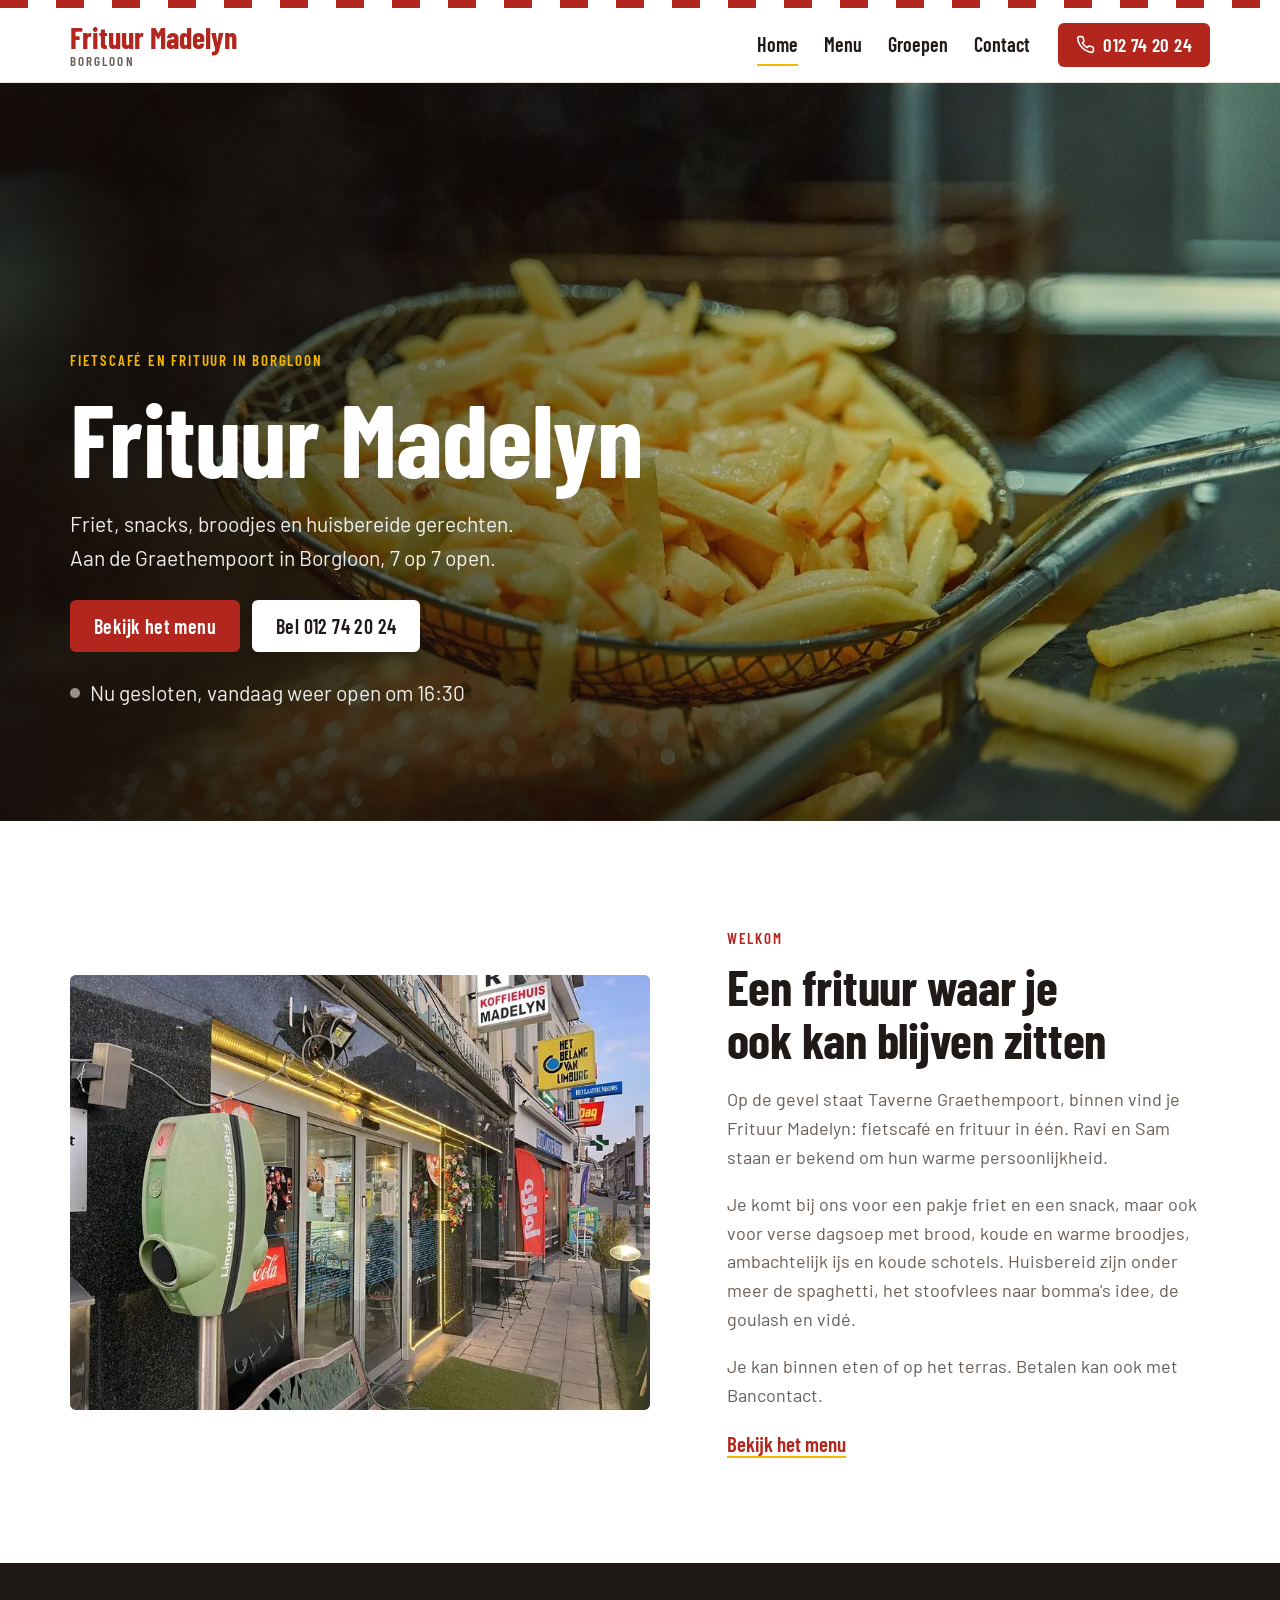
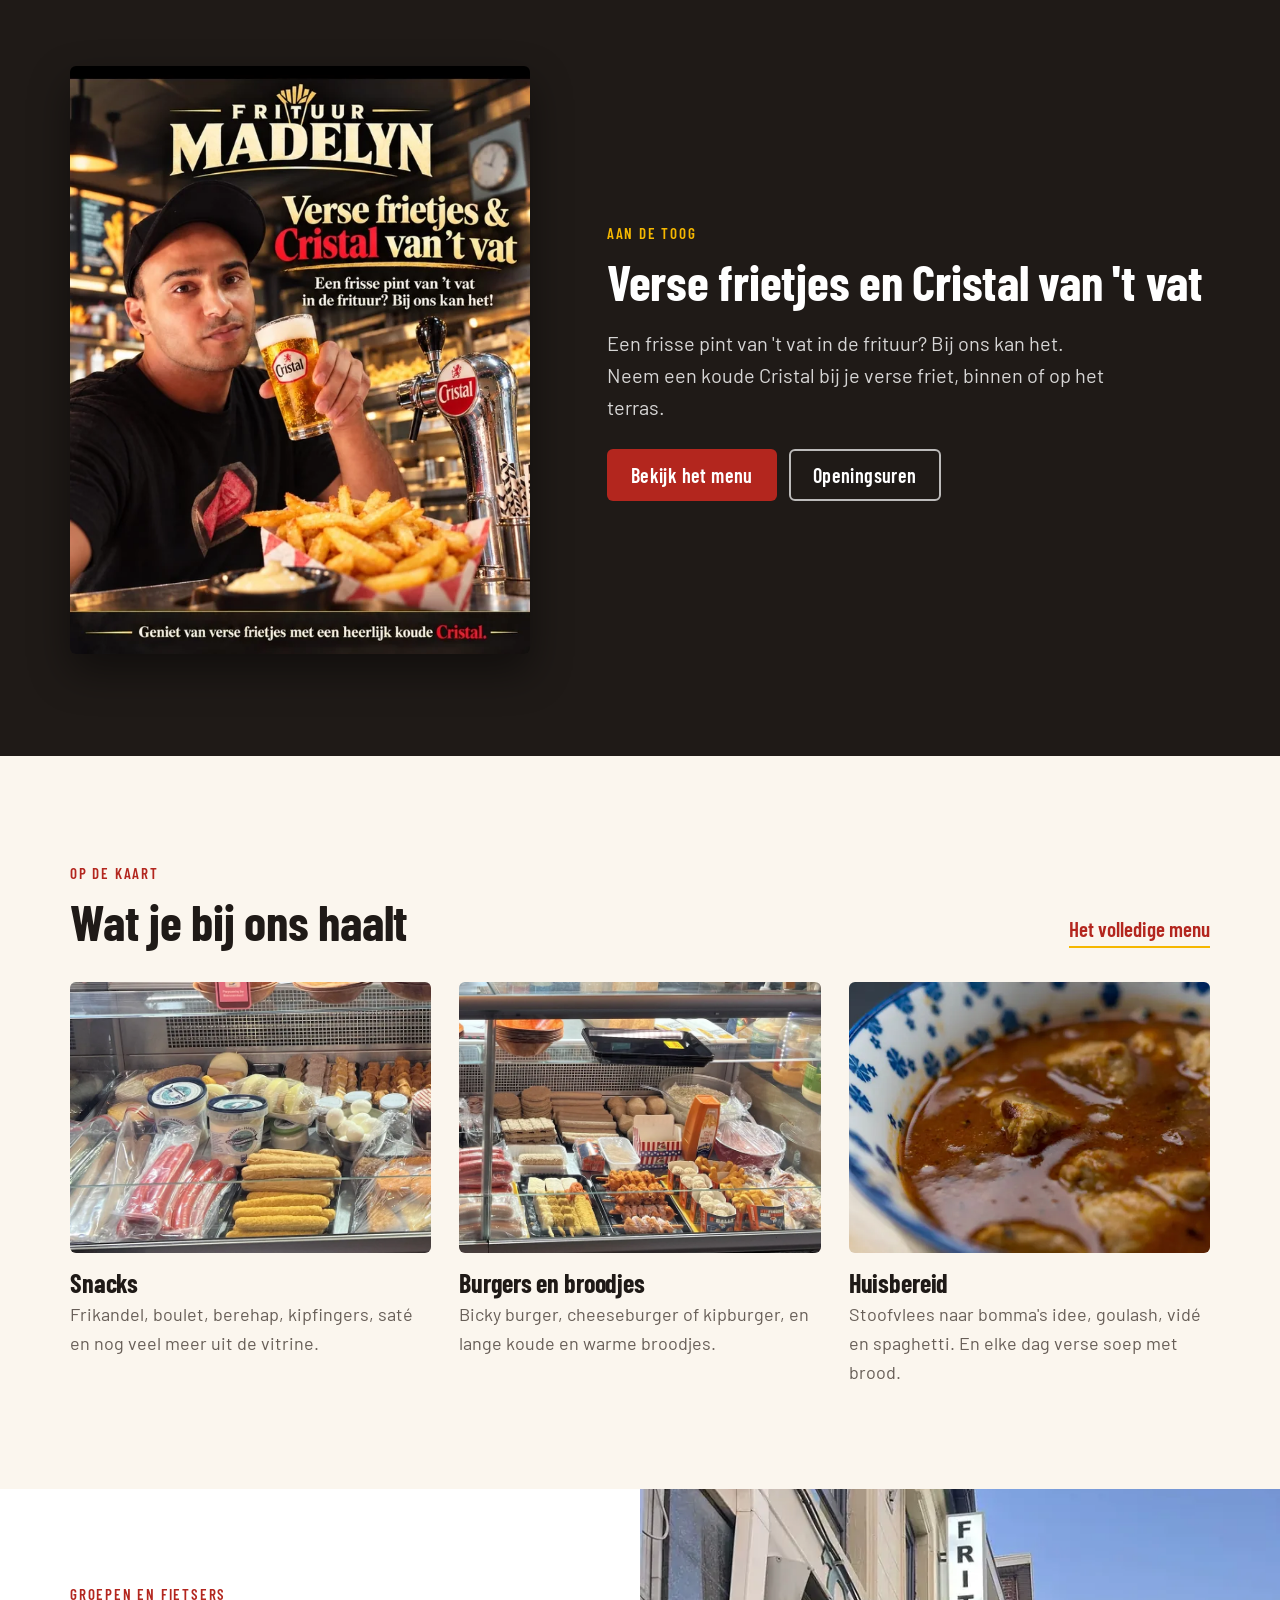
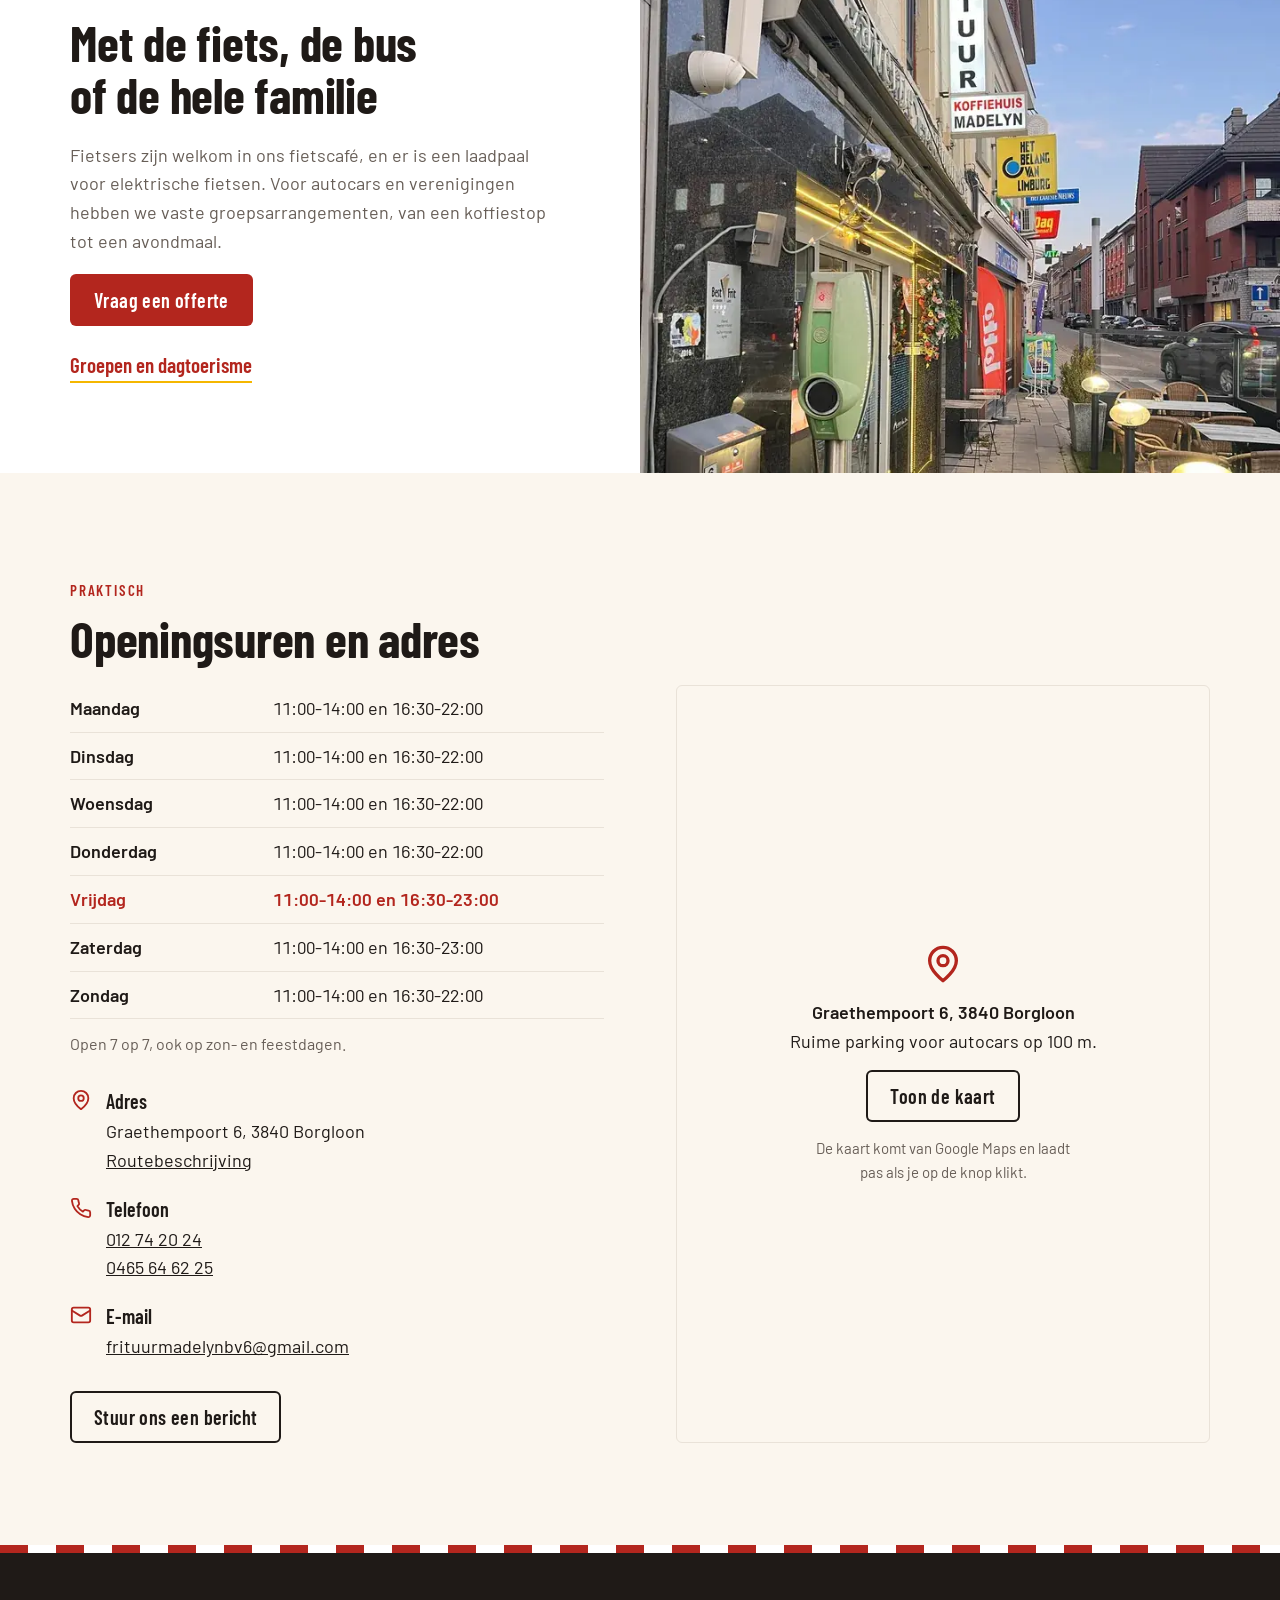
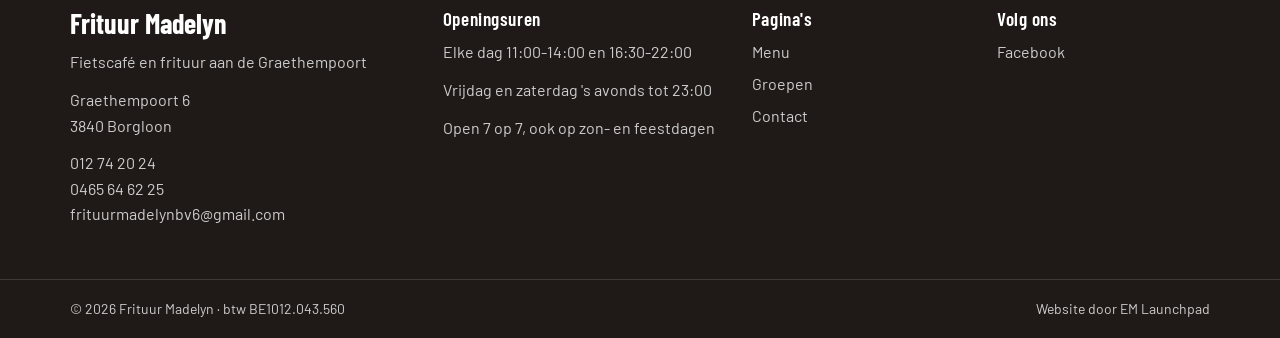
<file: index.html>
<!doctype html>
<html lang="nl-BE">
<head>
<meta charset="utf-8">
<meta name="viewport" content="width=device-width, initial-scale=1">
<meta name="google-site-verification" content="JVzvyAYlUv9kZUY5XDQe0jO9LDgnjA5xMlLONHerUuw">
<title>Frituur Madelyn Borgloon | Fietscafé en frituur</title>
<meta name="description" content="Frituur Madelyn aan de Graethempoort in Borgloon: friet, snacks, broodjes en huisbereide gerechten. Fietscafé, groepen en fietsers welkom.">
<link rel="canonical" href="https://frituurmadelyn.be/">
<meta name="theme-color" content="#b3261e">

<meta property="og:type" content="website">
<meta property="og:locale" content="nl_BE">
<meta property="og:site_name" content="Frituur Madelyn">
<meta property="og:title" content="Frituur Madelyn Borgloon">
<meta property="og:description" content="Fietscafé en frituur aan de Graethempoort in Borgloon.">
<meta property="og:url" content="https://frituurmadelyn.be/">
<meta property="og:image" content="https://frituurmadelyn.be/assets/img/og.jpg">
<meta property="og:image:width" content="1200">
<meta property="og:image:height" content="630">
<meta property="og:image:alt" content="De gevel van Taverne Graethempoort met het terras van Frituur Madelyn in Borgloon">
<meta name="twitter:card" content="summary_large_image">

<link rel="icon" href="/assets/img/favicon.svg" type="image/svg+xml">
<link rel="preload" href="/assets/fonts/barlow-condensed-700.woff2" as="font" type="font/woff2" crossorigin>
<link rel="preload" href="/assets/fonts/barlow-400.woff2" as="font" type="font/woff2" crossorigin>
<link rel="stylesheet" href="/assets/css/styles.css?v=20261120">

<script type="application/ld+json">
{
  "@context": "https://schema.org",
  "@type": "FastFoodRestaurant",
  "@id": "https://frituurmadelyn.be/#frituur",
  "name": "Frituur Madelyn",
  "alternateName": "Taverne Graethempoort",
  "description": "Fietscafé en frituur aan de Graethempoort in Borgloon.",
  "url": "https://frituurmadelyn.be/",
  "telephone": "+3212742024",
  "email": "frituurmadelynbv6@gmail.com",
  "vatID": "BE1012043560",
  "image": "https://frituurmadelyn.be/assets/img/og.jpg",
  "servesCuisine": ["Belgisch", "Frituur"],
  "paymentAccepted": "Bancontact",
  "hasMenu": "https://frituurmadelyn.be/menu",
  "address": {
    "@type": "PostalAddress",
    "streetAddress": "Graethempoort 6",
    "postalCode": "3840",
    "addressLocality": "Borgloon",
    "addressRegion": "Limburg",
    "addressCountry": "BE"
  },
  "geo": { "@type": "GeoCoordinates", "latitude": 50.80338, "longitude": 5.34087 },
  "openingHoursSpecification": [
    { "@type": "OpeningHoursSpecification", "dayOfWeek": ["Monday", "Tuesday", "Wednesday", "Thursday", "Sunday"], "opens": "11:00", "closes": "14:00" },
    { "@type": "OpeningHoursSpecification", "dayOfWeek": ["Monday", "Tuesday", "Wednesday", "Thursday", "Sunday"], "opens": "16:30", "closes": "22:00" },
    { "@type": "OpeningHoursSpecification", "dayOfWeek": ["Friday", "Saturday"], "opens": "11:00", "closes": "14:00" },
    { "@type": "OpeningHoursSpecification", "dayOfWeek": ["Friday", "Saturday"], "opens": "16:30", "closes": "23:00" }
  ],
  "sameAs": ["https://www.facebook.com/Madelyn-Frituur-Borgloon-317933245322579"]
}
</script>
</head>
<body>
<a class="skip" href="#inhoud">Naar de inhoud</a>
<div class="stripe" aria-hidden="true"></div>

<header class="site-header">
  <div class="wrap">
    <a class="logo" href="/">Frituur Madelyn<small>Borgloon</small></a>
    <nav class="nav" id="nav" aria-label="Hoofdmenu">
      <a href="/" aria-current="page">Home</a>
      <a href="/menu">Menu</a>
      <a href="/groepen">Groepen</a>
      <a href="/contact">Contact</a>
    </nav>
    <a class="btn btn-red header-call" href="tel:+3212742024" aria-label="Bel 012 74 20 24">
      <svg viewBox="0 0 24 24" fill="none" stroke="currentColor" stroke-width="2" stroke-linecap="round" stroke-linejoin="round" aria-hidden="true"><path d="M22 16.92v3a2 2 0 0 1-2.18 2 19.79 19.79 0 0 1-8.63-3.07 19.5 19.5 0 0 1-6-6 19.79 19.79 0 0 1-3.07-8.67A2 2 0 0 1 4.11 2h3a2 2 0 0 1 2 1.72 12.84 12.84 0 0 0 .7 2.81 2 2 0 0 1-.45 2.11L8.09 9.91a16 16 0 0 0 6 6l1.27-1.27a2 2 0 0 1 2.11-.45 12.84 12.84 0 0 0 2.81.7A2 2 0 0 1 22 16.92z"/></svg>
      <span class="call-long">012 74 20 24</span><span class="call-short">Bel</span>
    </a>
    <button class="menu-toggle" type="button" aria-controls="nav" aria-expanded="false" aria-label="Menu openen">
      <svg viewBox="0 0 24 24" fill="none" stroke="currentColor" stroke-width="2" stroke-linecap="round" aria-hidden="true"><line x1="4" x2="20" y1="6" y2="6"/><line x1="4" x2="20" y1="12" y2="12"/><line x1="4" x2="20" y1="18" y2="18"/></svg>
    </button>
  </div>
</header>

<main id="inhoud">

  <section class="hero">
    <img src="/assets/img/friet-friteuse-1600.webp"
         srcset="/assets/img/friet-friteuse-800.webp 800w, /assets/img/friet-friteuse-1600.webp 1600w"
         sizes="(max-width: 760px) 180vw, 100vw" width="1600" height="1067"
         alt="Een frietmand vol friet die net uit de friteuse komt" fetchpriority="high">
    <div class="wrap">
      <p class="label">Fietscafé en frituur in Borgloon</p>
      <h1>Frituur Madelyn</h1>
      <p>Friet, snacks, broodjes en huisbereide gerechten. Aan de Graethempoort in Borgloon, 7 op 7 open.</p>
      <div class="buttons">
        <a class="btn btn-red" href="/menu">Bekijk het menu</a>
        <a class="btn btn-white" href="tel:+3212742024">Bel 012 74 20 24</a>
      </div>
      <p class="status" data-today><span class="dot" aria-hidden="true"></span><span>Elke dag open, ook op zon- en feestdagen</span></p>
    </div>
  </section>

  <section class="section">
    <div class="wrap intro">
      <div class="photo fade">
        <img src="/assets/img/gevel-madelyn.webp"
             srcset="/assets/img/gevel-madelyn-800.webp 800w, /assets/img/gevel-madelyn.webp 1100w"
             sizes="(max-width: 900px) 100vw, 600px" width="1100" height="825" loading="lazy"
             alt="De ingang van Frituur Madelyn aan de Graethempoort in Borgloon, met het bord Koffiehuis Madelyn en de laadpaal voor elektrische fietsen">
      </div>
      <div class="fade">
        <p class="label">Welkom</p>
        <h2>Een frituur waar je ook kan blijven zitten</h2>
        <p>Op de gevel staat Taverne Graethempoort, binnen vind je Frituur Madelyn: fietscafé en frituur in één. Ravi en Sam staan er bekend om hun warme persoonlijkheid.</p>
        <p>Je komt bij ons voor een pakje friet en een snack, maar ook voor verse dagsoep met brood, koude en warme broodjes, ambachtelijk ijs en koude schotels. Huisbereid zijn onder meer de spaghetti, het stoofvlees naar bomma's idee, de goulash en vidé.</p>
        <p>Je kan binnen eten of op het terras. Betalen kan ook met Bancontact.</p>
        <a class="more" href="/menu">Bekijk het menu</a>
      </div>
    </div>
  </section>

  <section class="section tap">
    <div class="wrap tap-grid">
      <div class="tap-poster fade">
        <img src="/assets/img/cristal-van-t-vat.webp"
             srcset="/assets/img/cristal-van-t-vat-640.webp 640w, /assets/img/cristal-van-t-vat.webp 1213w"
             sizes="(max-width: 900px) min(100vw - 40px, 480px), 460px" width="1213" height="1551" loading="lazy"
             alt="Affiche van Frituur Madelyn: de eigenaar aan de toog met een pint Cristal, een bak verse friet en de Cristal-tap. Tekst: Verse frietjes en Cristal van 't vat. Een frisse pint van 't vat in de frituur? Bij ons kan het!">
      </div>
      <div class="fade">
        <p class="label">Aan de toog</p>
        <h2>Verse frietjes en Cristal van 't vat</h2>
        <p>Een frisse pint van 't vat in de frituur? Bij ons kan het. Neem een koude Cristal bij je verse friet, binnen of op het terras.</p>
        <div class="buttons">
          <a class="btn btn-red" href="/menu">Bekijk het menu</a>
          <a class="btn btn-ghost" href="#contact">Openingsuren</a>
        </div>
      </div>
    </div>
  </section>

  <section class="section soft">
    <div class="wrap">
      <div class="head-row fade">
        <div>
          <p class="label">Op de kaart</p>
          <h2>Wat je bij ons haalt</h2>
        </div>
        <a class="more" href="/menu">Het volledige menu</a>
      </div>
      <div class="dishes">
        <article class="dish fade">
          <div class="photo">
            <img src="/assets/img/vitrine-snacks.webp" width="800" height="600" loading="lazy"
                 alt="Onze vitrine aan de toog met frikandellen, kroketten, worsten en gekookte eieren">
          </div>
          <h3>Snacks</h3>
          <p>Frikandel, boulet, berehap, kipfingers, saté en nog veel meer uit de vitrine.</p>
        </article>
        <article class="dish fade">
          <div class="photo">
            <img src="/assets/img/vitrine-burgers.webp" width="800" height="600" loading="lazy"
                 alt="Hamburgers, sateetjes, kipfingers en balletjes in onze vitrine aan de toog">
          </div>
          <h3>Burgers en broodjes</h3>
          <p>Bicky burger, cheeseburger of kipburger, en lange koude en warme broodjes.</p>
        </article>
        <article class="dish fade">
          <div class="photo">
            <img src="/assets/img/stoofvlees-800.webp"
                 srcset="/assets/img/stoofvlees-800.webp 800w, /assets/img/stoofvlees-1600.webp 1600w"
                 sizes="(max-width: 760px) 100vw, 360px" width="800" height="450" loading="lazy"
                 alt="Een kom met stukken vlees in saus">
          </div>
          <h3>Huisbereid</h3>
          <p>Stoofvlees naar bomma's idee, goulash, vidé en spaghetti. En elke dag verse soep met brood.</p>
        </article>
      </div>
    </div>
  </section>

  <section class="party">
    <div class="text fade">
      <p class="label">Groepen en fietsers</p>
      <h2>Met de fiets, de bus of de hele familie</h2>
      <p>Fietsers zijn welkom in ons fietscafé, en er is een laadpaal voor elektrische fietsen. Voor autocars en verenigingen hebben we vaste groepsarrangementen, van een koffiestop tot een avondmaal.</p>
      <div class="buttons">
        <a class="btn btn-red" href="/contact#formulier">Vraag een offerte</a>
      </div>
      <div class="links">
        <a class="more" href="/groepen">Groepen en dagtoerisme</a>
      </div>
    </div>
    <div class="photo">
      <img src="/assets/img/gevel-frituur.webp"
           srcset="/assets/img/gevel-frituur-720.webp 720w, /assets/img/gevel-frituur.webp 1080w"
           width="1080" height="1440" loading="lazy" sizes="(max-width: 900px) 100vw, 50vw"
           alt="De gevel van Frituur Madelyn met het lichtbord Frituur Koffiehuis Madelyn, de laadpaal voor elektrische fietsen en het terras">
    </div>
  </section>

  <section class="section soft" id="contact">
    <div class="wrap">
      <p class="label fade">Praktisch</p>
      <h2 class="fade">Openingsuren en adres</h2>
      <div class="contact">
        <div class="fade">
          <table class="hours" data-hours aria-label="Openingsuren">
            <tr><th scope="row">Maandag</th><td>11:00-14:00 en 16:30-22:00</td></tr>
            <tr><th scope="row">Dinsdag</th><td>11:00-14:00 en 16:30-22:00</td></tr>
            <tr><th scope="row">Woensdag</th><td>11:00-14:00 en 16:30-22:00</td></tr>
            <tr><th scope="row">Donderdag</th><td>11:00-14:00 en 16:30-22:00</td></tr>
            <tr><th scope="row">Vrijdag</th><td>11:00-14:00 en 16:30-23:00</td></tr>
            <tr><th scope="row">Zaterdag</th><td>11:00-14:00 en 16:30-23:00</td></tr>
            <tr><th scope="row">Zondag</th><td>11:00-14:00 en 16:30-22:00</td></tr>
          </table>
          <p class="hours-note">Open 7 op 7, ook op zon- en feestdagen.</p>
          <div class="facts">
            <div class="fact">
              <svg viewBox="0 0 24 24" fill="none" stroke="currentColor" stroke-width="2" stroke-linecap="round" stroke-linejoin="round" aria-hidden="true"><path d="M20 10c0 6-8 12-8 12s-8-6-8-12a8 8 0 0 1 16 0Z"/><circle cx="12" cy="10" r="3"/></svg>
              <div><b>Adres</b><span>Graethempoort 6, 3840 Borgloon</span><br>
                <a href="https://www.google.com/maps/dir/?api=1&amp;destination=Graethempoort+6+3840+Borgloon" rel="noopener">Routebeschrijving</a></div>
            </div>
            <div class="fact">
              <svg viewBox="0 0 24 24" fill="none" stroke="currentColor" stroke-width="2" stroke-linecap="round" stroke-linejoin="round" aria-hidden="true"><path d="M22 16.92v3a2 2 0 0 1-2.18 2 19.79 19.79 0 0 1-8.63-3.07 19.5 19.5 0 0 1-6-6 19.79 19.79 0 0 1-3.07-8.67A2 2 0 0 1 4.11 2h3a2 2 0 0 1 2 1.72 12.84 12.84 0 0 0 .7 2.81 2 2 0 0 1-.45 2.11L8.09 9.91a16 16 0 0 0 6 6l1.27-1.27a2 2 0 0 1 2.11-.45 12.84 12.84 0 0 0 2.81.7A2 2 0 0 1 22 16.92z"/></svg>
              <div><b>Telefoon</b><a href="tel:+3212742024">012 74 20 24</a><br><a href="tel:+32465646225">0465 64 62 25</a></div>
            </div>
            <div class="fact">
              <svg viewBox="0 0 24 24" fill="none" stroke="currentColor" stroke-width="2" stroke-linecap="round" stroke-linejoin="round" aria-hidden="true"><rect width="20" height="16" x="2" y="4" rx="2"/><path d="m22 7-8.97 5.7a1.94 1.94 0 0 1-2.06 0L2 7"/></svg>
              <div><b>E-mail</b><a href="mailto:frituurmadelynbv6@gmail.com">frituurmadelynbv6@gmail.com</a></div>
            </div>
          </div>
          <div class="buttons" style="margin-top: 30px">
            <a class="btn btn-line" href="/contact#formulier">Stuur ons een bericht</a>
          </div>
        </div>
        <div class="map fade" data-map="https://maps.google.com/maps?q=Graethempoort%206%2C%203840%20Borgloon&amp;z=16&amp;output=embed" data-map-title="Kaart: Frituur Madelyn, Graethempoort 6, Borgloon">
          <div class="map-cover">
            <svg viewBox="0 0 24 24" fill="none" stroke="currentColor" stroke-width="2" stroke-linecap="round" stroke-linejoin="round" aria-hidden="true"><path d="M20 10c0 6-8 12-8 12s-8-6-8-12a8 8 0 0 1 16 0Z"/><circle cx="12" cy="10" r="3"/></svg>
            <p><b>Graethempoort 6, 3840 Borgloon</b><br>Ruime parking voor autocars op 100 m.</p>
            <button class="btn btn-line" type="button" data-map-load>Toon de kaart</button>
            <p class="small">De kaart komt van Google Maps en laadt pas als je op de knop klikt.</p>
          </div>
        </div>
      </div>
    </div>
  </section>

</main>

<footer class="site-footer">
  <div class="stripe" aria-hidden="true"></div>
  <div class="wrap">
    <div>
      <a class="logo" href="/">Frituur Madelyn</a>
      <p>Fietscafé en frituur aan de Graethempoort</p>
      <p>Graethempoort 6<br>3840 Borgloon</p>
      <p><a href="tel:+3212742024">012 74 20 24</a><br><a href="tel:+32465646225">0465 64 62 25</a><br><a href="mailto:frituurmadelynbv6@gmail.com">frituurmadelynbv6@gmail.com</a></p>
    </div>
    <div>
      <h2 class="footer-title">Openingsuren</h2>
      <p>Elke dag 11:00-14:00 en 16:30-22:00</p>
      <p>Vrijdag en zaterdag 's avonds tot 23:00</p>
      <p>Open 7 op 7, ook op zon- en feestdagen</p>
    </div>
    <div>
      <h2 class="footer-title">Pagina's</h2>
      <ul>
        <li><a href="/menu">Menu</a></li>
        <li><a href="/groepen">Groepen</a></li>
        <li><a href="/contact">Contact</a></li>
      </ul>
    </div>
    <div>
      <h2 class="footer-title">Volg ons</h2>
      <ul>
        <li><a href="https://www.facebook.com/Madelyn-Frituur-Borgloon-317933245322579" rel="noopener">Facebook</a></li>
      </ul>
    </div>
  </div>
  <div class="legal">
    <div class="wrap">
      <span>© <span data-year>2026</span> Frituur Madelyn · btw BE1012.043.560</span>
      <span>Website door EM Launchpad</span>
    </div>
  </div>
</footer>

<script src="/assets/js/main.js?v=20261026"></script>
</body>
</html>
</file>
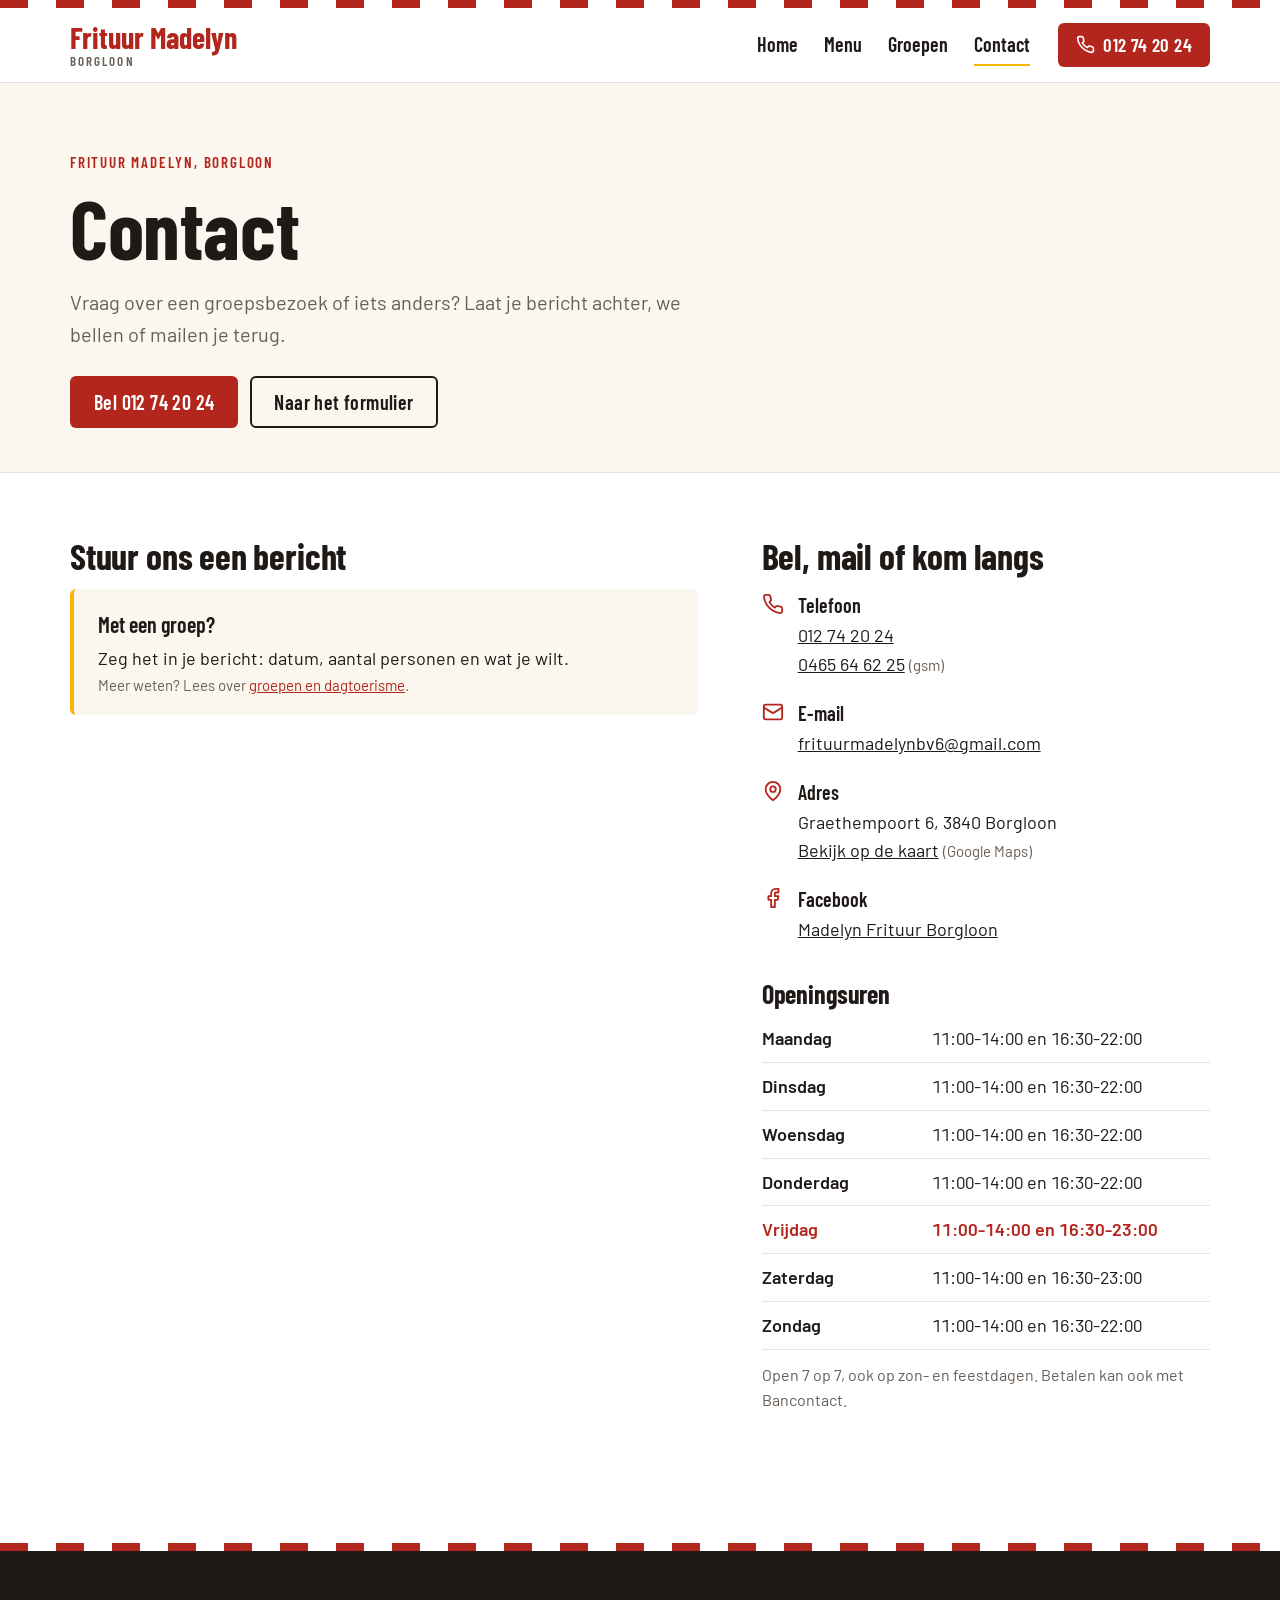
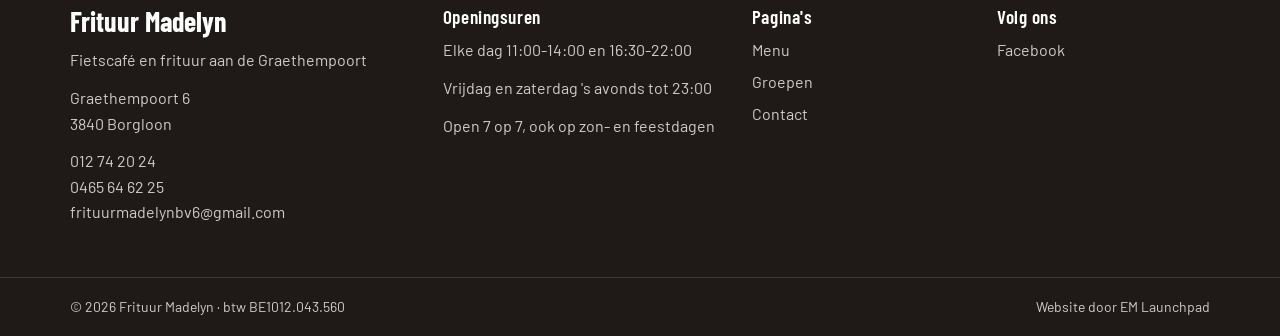
<file: contact.html>
<!doctype html>
<html lang="nl-BE">
<head>
<meta charset="utf-8">
<meta name="viewport" content="width=device-width, initial-scale=1">
<title>Contact en offerte | Frituur Madelyn Borgloon</title>
<meta name="description" content="Contact met Frituur Madelyn, Graethempoort 6 in Borgloon. Bel 012 74 20 24 of 0465 64 62 25, mail ons of stuur een bericht, ook voor een groep.">
<link rel="canonical" href="https://frituurmadelyn.be/contact">
<meta name="theme-color" content="#b3261e">

<meta property="og:type" content="website">
<meta property="og:locale" content="nl_BE">
<meta property="og:site_name" content="Frituur Madelyn">
<meta property="og:title" content="Contact | Frituur Madelyn Borgloon">
<meta property="og:description" content="Vraag over een groepsbezoek of iets anders? Laat je bericht achter, we bellen of mailen je terug.">
<meta property="og:url" content="https://frituurmadelyn.be/contact">
<meta property="og:image" content="https://frituurmadelyn.be/assets/img/og.jpg">
<meta property="og:image:width" content="1200">
<meta property="og:image:height" content="630">
<meta property="og:image:alt" content="De gevel van Taverne Graethempoort met het terras van Frituur Madelyn in Borgloon">
<meta name="twitter:card" content="summary_large_image">

<link rel="icon" href="/assets/img/favicon.svg" type="image/svg+xml">
<link rel="preload" href="/assets/fonts/barlow-condensed-700.woff2" as="font" type="font/woff2" crossorigin>
<link rel="preload" href="/assets/fonts/barlow-400.woff2" as="font" type="font/woff2" crossorigin>
<link rel="stylesheet" href="/assets/css/styles.css?v=20261120">

<script type="application/ld+json">
{
  "@context": "https://schema.org",
  "@type": "ContactPage",
  "name": "Contact Frituur Madelyn",
  "url": "https://frituurmadelyn.be/contact",
  "mainEntity": {
    "@type": "FastFoodRestaurant",
    "@id": "https://frituurmadelyn.be/#frituur",
    "name": "Frituur Madelyn",
    "alternateName": "Taverne Graethempoort",
    "description": "Fietscafé en frituur aan de Graethempoort in Borgloon.",
    "url": "https://frituurmadelyn.be/",
    "telephone": "+3212742024",
    "email": "frituurmadelynbv6@gmail.com",
    "vatID": "BE1012043560",
    "image": "https://frituurmadelyn.be/assets/img/og.jpg",
    "servesCuisine": ["Belgisch", "Frituur"],
    "paymentAccepted": "Bancontact",
    "hasMenu": "https://frituurmadelyn.be/menu",
    "address": {
      "@type": "PostalAddress",
      "streetAddress": "Graethempoort 6",
      "postalCode": "3840",
      "addressLocality": "Borgloon",
      "addressRegion": "Limburg",
      "addressCountry": "BE"
    },
    "geo": { "@type": "GeoCoordinates", "latitude": 50.80338, "longitude": 5.34087 },
    "openingHoursSpecification": [
      { "@type": "OpeningHoursSpecification", "dayOfWeek": ["Monday", "Tuesday", "Wednesday", "Thursday", "Sunday"], "opens": "11:00", "closes": "14:00" },
      { "@type": "OpeningHoursSpecification", "dayOfWeek": ["Monday", "Tuesday", "Wednesday", "Thursday", "Sunday"], "opens": "16:30", "closes": "22:00" },
      { "@type": "OpeningHoursSpecification", "dayOfWeek": ["Friday", "Saturday"], "opens": "11:00", "closes": "14:00" },
      { "@type": "OpeningHoursSpecification", "dayOfWeek": ["Friday", "Saturday"], "opens": "16:30", "closes": "23:00" }
    ],
    "sameAs": ["https://www.facebook.com/Madelyn-Frituur-Borgloon-317933245322579"]
  }
}
</script>
<script type="application/ld+json">
{ "@context": "https://schema.org", "@type": "BreadcrumbList", "itemListElement": [
  { "@type": "ListItem", "position": 1, "name": "Home", "item": "https://frituurmadelyn.be/" },
  { "@type": "ListItem", "position": 2, "name": "Contact", "item": "https://frituurmadelyn.be/contact" } ] }
</script>
</head>
<body>
<a class="skip" href="#inhoud">Naar de inhoud</a>
<div class="stripe" aria-hidden="true"></div>

<header class="site-header">
  <div class="wrap">
    <a class="logo" href="/">Frituur Madelyn<small>Borgloon</small></a>
    <nav class="nav" id="nav" aria-label="Hoofdmenu">
      <a href="/">Home</a>
      <a href="/menu">Menu</a>
      <a href="/groepen">Groepen</a>
      <a href="/contact" aria-current="page">Contact</a>
    </nav>
    <a class="btn btn-red header-call" href="tel:+3212742024" aria-label="Bel 012 74 20 24">
      <svg viewBox="0 0 24 24" fill="none" stroke="currentColor" stroke-width="2" stroke-linecap="round" stroke-linejoin="round" aria-hidden="true"><path d="M22 16.92v3a2 2 0 0 1-2.18 2 19.79 19.79 0 0 1-8.63-3.07 19.5 19.5 0 0 1-6-6 19.79 19.79 0 0 1-3.07-8.67A2 2 0 0 1 4.11 2h3a2 2 0 0 1 2 1.72 12.84 12.84 0 0 0 .7 2.81 2 2 0 0 1-.45 2.11L8.09 9.91a16 16 0 0 0 6 6l1.27-1.27a2 2 0 0 1 2.11-.45 12.84 12.84 0 0 0 2.81.7A2 2 0 0 1 22 16.92z"/></svg>
      <span class="call-long">012 74 20 24</span><span class="call-short">Bel</span>
    </a>
    <button class="menu-toggle" type="button" aria-controls="nav" aria-expanded="false" aria-label="Menu openen">
      <svg viewBox="0 0 24 24" fill="none" stroke="currentColor" stroke-width="2" stroke-linecap="round" aria-hidden="true"><line x1="4" x2="20" y1="6" y2="6"/><line x1="4" x2="20" y1="12" y2="12"/><line x1="4" x2="20" y1="18" y2="18"/></svg>
    </button>
  </div>
</header>

<main id="inhoud">

  <section class="page-head plain">
    <div class="wrap">
      <div>
        <p class="label">Frituur Madelyn, Borgloon</p>
        <h1>Contact</h1>
        <p class="lead">Vraag over een groepsbezoek of iets anders? Laat je bericht achter, we bellen of mailen je terug.</p>
        <div class="buttons">
          <a class="btn btn-red" href="tel:+3212742024">Bel 012 74 20 24</a>
          <a class="btn btn-line" href="#formulier">Naar het formulier</a>
        </div>
      </div>
    </div>
  </section>

  <section class="section">
    <div class="wrap contact-page">
      <div>
        <h2>Stuur ons een bericht</h2>
        <div class="note choice">
          <p><strong>Met een groep?</strong> Zeg het in je bericht: datum, aantal personen en wat je wilt.</p>
          <p class="small">Meer weten? Lees over <a href="/groepen">groepen en dagtoerisme</a>.</p>
        </div>

    <div class="contact-form" id="formulier">
      <iframe
        class="form-frame"
        src="https://api.leadconnectorhq.com/widget/form/abzhC6VDN4yqbRQ6p0xW"
        id="inline-abzhC6VDN4yqbRQ6p0xW"
        data-layout="{'id':'INLINE'}"
        data-trigger-type="alwaysShow"
        data-trigger-value=""
        data-activation-type="alwaysActivated"
        data-activation-value=""
        data-deactivation-type="neverDeactivate"
        data-deactivation-value=""
        data-form-name="Contactformulier website"
        data-layout-iframe-id="inline-abzhC6VDN4yqbRQ6p0xW"
        data-form-id="abzhC6VDN4yqbRQ6p0xW"
        data-cookie-consent="true"
        data-cookie-consent-provider="auto"
        title="Contactformulier Frituur Madelyn"
        scrolling="no">
      </iframe>
      <script src="https://link.msgsndr.com/js/form_embed.js" defer></script>
      <noscript><p>Ons formulier heeft JavaScript nodig. Bel ons op <a href="tel:+3212742024">012 74 20 24</a> of mail naar <a href="mailto:frituurmadelynbv6@gmail.com">frituurmadelynbv6@gmail.com</a>.</p></noscript>
    </div>
      </div>

      <aside class="contact-info">
        <h2>Bel, mail of kom langs</h2>
        <div class="facts">
          <div class="fact">
            <svg viewBox="0 0 24 24" fill="none" stroke="currentColor" stroke-width="2" stroke-linecap="round" stroke-linejoin="round" aria-hidden="true"><path d="M22 16.92v3a2 2 0 0 1-2.18 2 19.79 19.79 0 0 1-8.63-3.07 19.5 19.5 0 0 1-6-6 19.79 19.79 0 0 1-3.07-8.67A2 2 0 0 1 4.11 2h3a2 2 0 0 1 2 1.72 12.84 12.84 0 0 0 .7 2.81 2 2 0 0 1-.45 2.11L8.09 9.91a16 16 0 0 0 6 6l1.27-1.27a2 2 0 0 1 2.11-.45 12.84 12.84 0 0 0 2.81.7A2 2 0 0 1 22 16.92z"/></svg>
            <div><b>Telefoon</b><a href="tel:+3212742024">012 74 20 24</a><br><a href="tel:+32465646225">0465 64 62 25</a> <small>(gsm)</small></div>
          </div>
          <div class="fact">
            <svg viewBox="0 0 24 24" fill="none" stroke="currentColor" stroke-width="2" stroke-linecap="round" stroke-linejoin="round" aria-hidden="true"><rect width="20" height="16" x="2" y="4" rx="2"/><path d="m22 7-8.97 5.7a1.94 1.94 0 0 1-2.06 0L2 7"/></svg>
            <div><b>E-mail</b><a href="mailto:frituurmadelynbv6@gmail.com">frituurmadelynbv6@gmail.com</a></div>
          </div>
          <div class="fact">
            <svg viewBox="0 0 24 24" fill="none" stroke="currentColor" stroke-width="2" stroke-linecap="round" stroke-linejoin="round" aria-hidden="true"><path d="M20 10c0 6-8 12-8 12s-8-6-8-12a8 8 0 0 1 16 0Z"/><circle cx="12" cy="10" r="3"/></svg>
            <div><b>Adres</b><span>Graethempoort 6, 3840 Borgloon</span><br>
              <a href="https://www.google.com/maps/search/?api=1&amp;query=Graethempoort+6%2C+3840+Borgloon" rel="noopener">Bekijk op de kaart</a> <small>(Google Maps)</small></div>
          </div>
          <div class="fact">
            <svg viewBox="0 0 24 24" fill="none" stroke="currentColor" stroke-width="2" stroke-linecap="round" stroke-linejoin="round" aria-hidden="true"><path d="M18 2h-3a5 5 0 0 0-5 5v3H7v4h3v8h4v-8h3l1-4h-4V7a1 1 0 0 1 1-1h3z"/></svg>
            <div><b>Facebook</b><a href="https://www.facebook.com/Madelyn-Frituur-Borgloon-317933245322579" rel="noopener">Madelyn Frituur Borgloon</a></div>
          </div>
        </div>

        <h3 id="openingsuren">Openingsuren</h3>
        <table class="hours" data-hours aria-label="Openingsuren">
          <tr><th scope="row">Maandag</th><td>11:00-14:00 en 16:30-22:00</td></tr>
          <tr><th scope="row">Dinsdag</th><td>11:00-14:00 en 16:30-22:00</td></tr>
          <tr><th scope="row">Woensdag</th><td>11:00-14:00 en 16:30-22:00</td></tr>
          <tr><th scope="row">Donderdag</th><td>11:00-14:00 en 16:30-22:00</td></tr>
          <tr><th scope="row">Vrijdag</th><td>11:00-14:00 en 16:30-23:00</td></tr>
          <tr><th scope="row">Zaterdag</th><td>11:00-14:00 en 16:30-23:00</td></tr>
          <tr><th scope="row">Zondag</th><td>11:00-14:00 en 16:30-22:00</td></tr>
        </table>
        <p class="hours-note">Open 7 op 7, ook op zon- en feestdagen. Betalen kan ook met Bancontact.</p>
      </aside>
    </div>
  </section>

</main>

<footer class="site-footer">
  <div class="stripe" aria-hidden="true"></div>
  <div class="wrap">
    <div>
      <a class="logo" href="/">Frituur Madelyn</a>
      <p>Fietscafé en frituur aan de Graethempoort</p>
      <p>Graethempoort 6<br>3840 Borgloon</p>
      <p><a href="tel:+3212742024">012 74 20 24</a><br><a href="tel:+32465646225">0465 64 62 25</a><br><a href="mailto:frituurmadelynbv6@gmail.com">frituurmadelynbv6@gmail.com</a></p>
    </div>
    <div>
      <h2 class="footer-title">Openingsuren</h2>
      <p>Elke dag 11:00-14:00 en 16:30-22:00</p>
      <p>Vrijdag en zaterdag 's avonds tot 23:00</p>
      <p>Open 7 op 7, ook op zon- en feestdagen</p>
    </div>
    <div>
      <h2 class="footer-title">Pagina's</h2>
      <ul>
        <li><a href="/menu">Menu</a></li>
        <li><a href="/groepen">Groepen</a></li>
        <li><a href="/contact">Contact</a></li>
      </ul>
    </div>
    <div>
      <h2 class="footer-title">Volg ons</h2>
      <ul>
        <li><a href="https://www.facebook.com/Madelyn-Frituur-Borgloon-317933245322579" rel="noopener">Facebook</a></li>
      </ul>
    </div>
  </div>
  <div class="legal">
    <div class="wrap">
      <span>© <span data-year>2026</span> Frituur Madelyn · btw BE1012.043.560</span>
      <span>Website door EM Launchpad</span>
    </div>
  </div>
</footer>

<script src="/assets/js/main.js?v=20261026"></script>
</body>
</html>
</file>
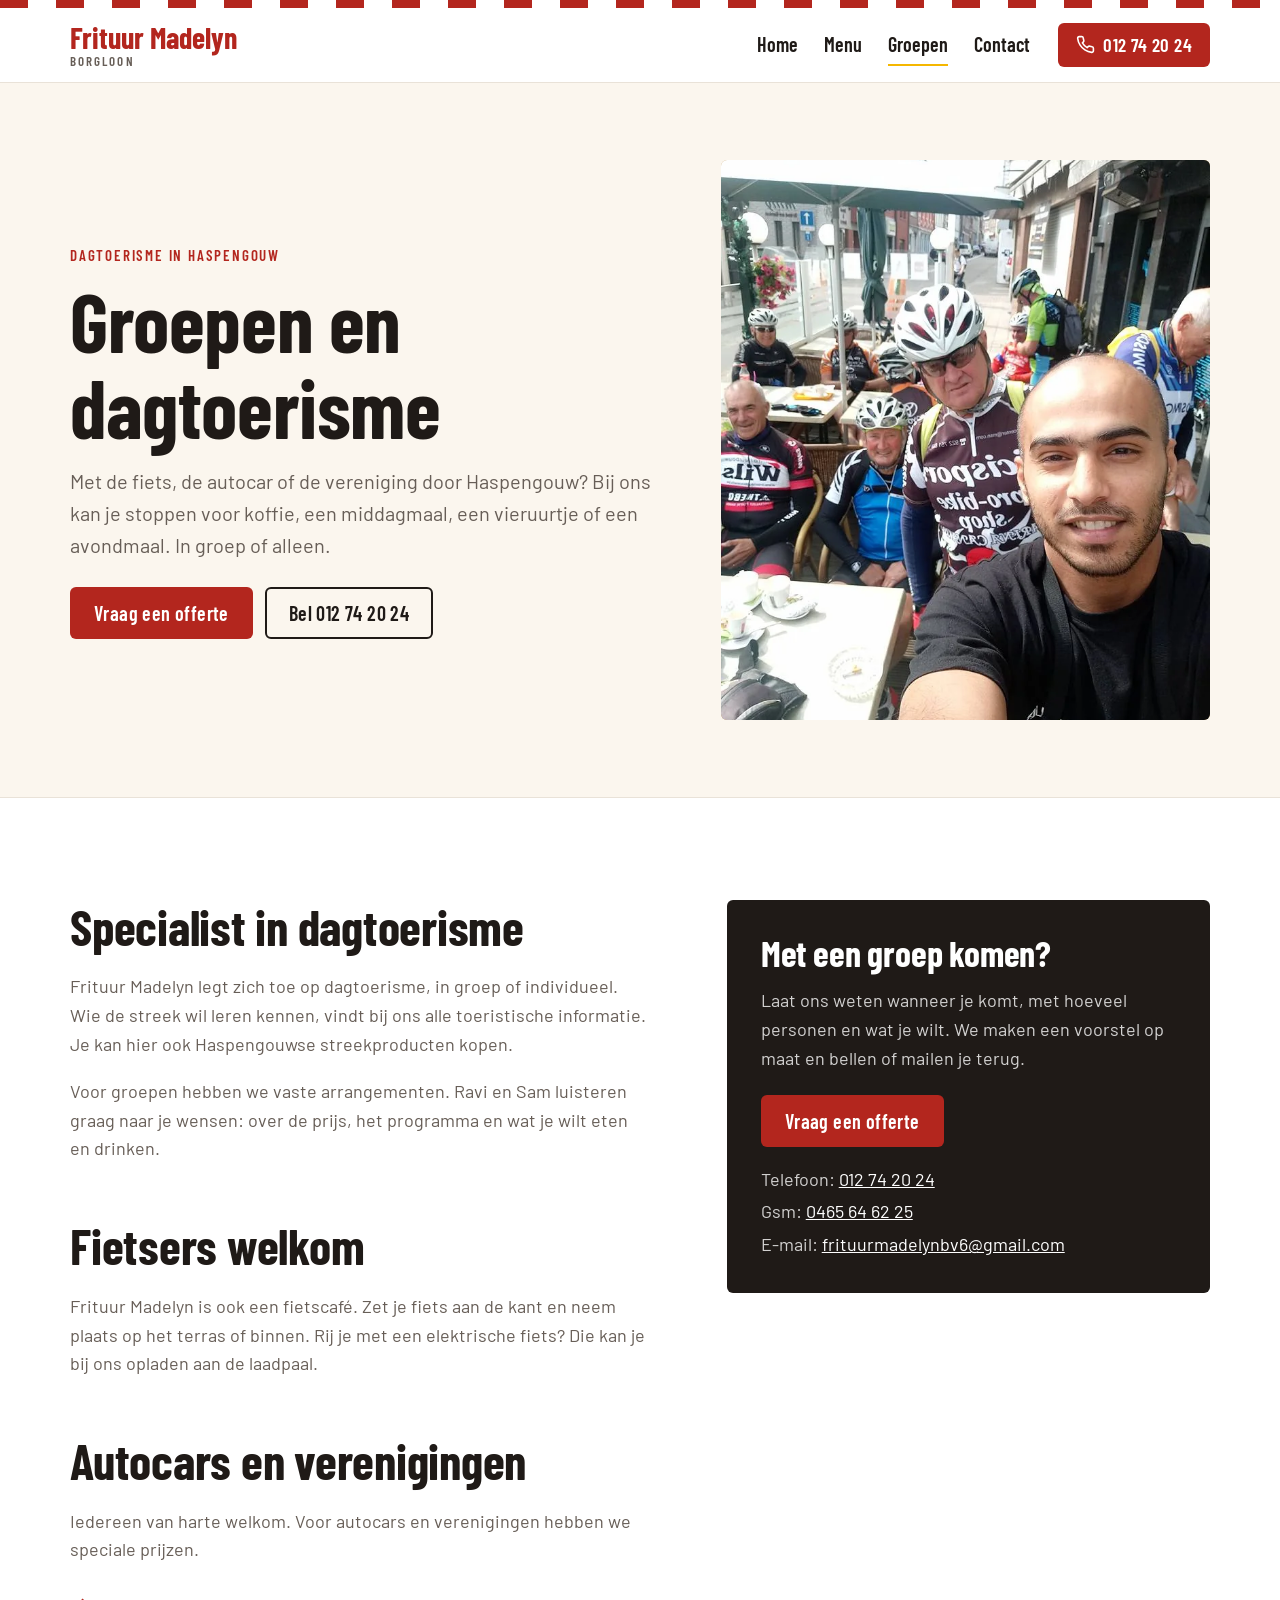
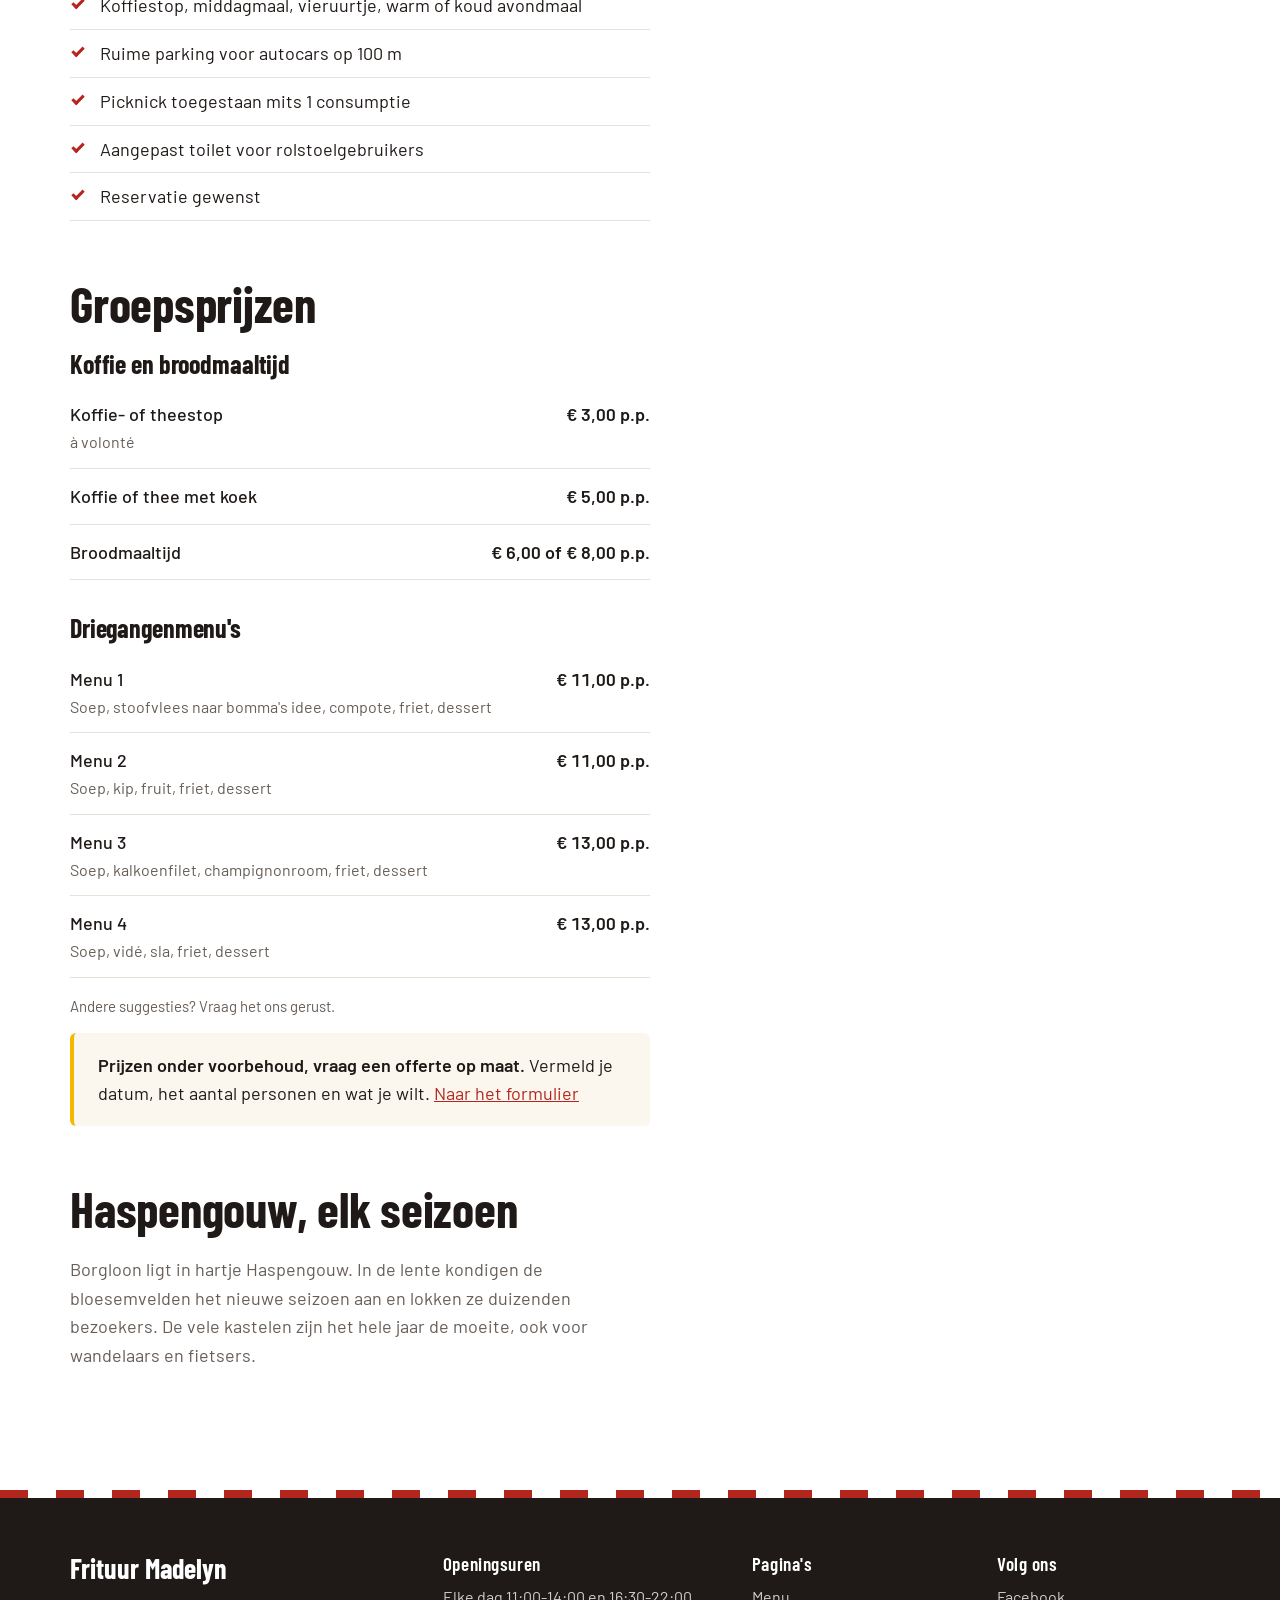
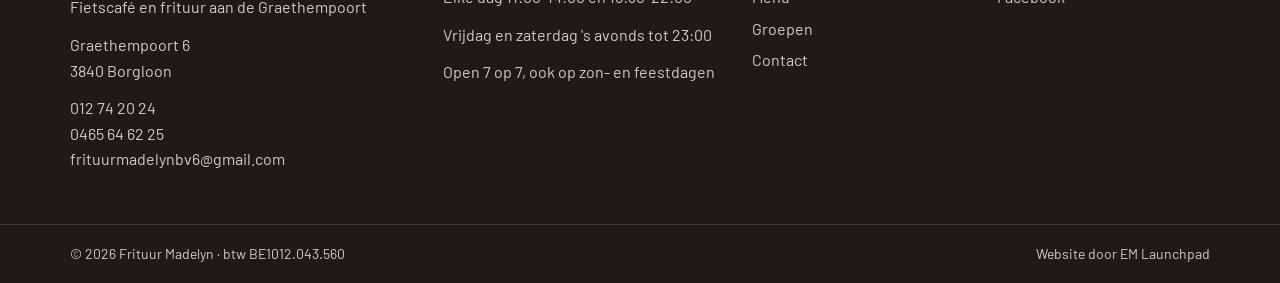
<file: groepen.html>
<!doctype html>
<html lang="nl-BE">
<head>
<meta charset="utf-8">
<meta name="viewport" content="width=device-width, initial-scale=1">
<title>Groepen en dagtoerisme in Haspengouw | Frituur Madelyn</title>
<meta name="description" content="Met de fiets, de autocar of de vereniging in Borgloon? Frituur Madelyn ontvangt groepen: koffiestop, middagmaal, vieruurtje of avondmaal. Laadpaal voor e-bikes.">
<link rel="canonical" href="https://frituurmadelyn.be/groepen">
<meta name="theme-color" content="#b3261e">

<meta property="og:type" content="website">
<meta property="og:locale" content="nl_BE">
<meta property="og:site_name" content="Frituur Madelyn">
<meta property="og:title" content="Groepen en dagtoerisme | Frituur Madelyn Borgloon">
<meta property="og:description" content="Fietsers, autocars en verenigingen welkom in hartje Haspengouw. Vaste groepsarrangementen en een offerte op maat.">
<meta property="og:url" content="https://frituurmadelyn.be/groepen">
<meta property="og:image" content="https://frituurmadelyn.be/assets/img/og.jpg">
<meta property="og:image:width" content="1200">
<meta property="og:image:height" content="630">
<meta property="og:image:alt" content="De gevel van Taverne Graethempoort met het terras van Frituur Madelyn in Borgloon">
<meta name="twitter:card" content="summary_large_image">

<link rel="icon" href="/assets/img/favicon.svg" type="image/svg+xml">
<link rel="preload" href="/assets/fonts/barlow-condensed-700.woff2" as="font" type="font/woff2" crossorigin>
<link rel="preload" href="/assets/fonts/barlow-400.woff2" as="font" type="font/woff2" crossorigin>
<link rel="stylesheet" href="/assets/css/styles.css?v=20261120">

<script type="application/ld+json">
{ "@context": "https://schema.org", "@type": "BreadcrumbList", "itemListElement": [
  { "@type": "ListItem", "position": 1, "name": "Home", "item": "https://frituurmadelyn.be/" },
  { "@type": "ListItem", "position": 2, "name": "Groepen en dagtoerisme", "item": "https://frituurmadelyn.be/groepen" } ] }
</script>
</head>
<body>
<a class="skip" href="#inhoud">Naar de inhoud</a>
<div class="stripe" aria-hidden="true"></div>

<header class="site-header">
  <div class="wrap">
    <a class="logo" href="/">Frituur Madelyn<small>Borgloon</small></a>
    <nav class="nav" id="nav" aria-label="Hoofdmenu">
      <a href="/">Home</a>
      <a href="/menu">Menu</a>
      <a href="/groepen" aria-current="page">Groepen</a>
      <a href="/contact">Contact</a>
    </nav>
    <a class="btn btn-red header-call" href="tel:+3212742024" aria-label="Bel 012 74 20 24">
      <svg viewBox="0 0 24 24" fill="none" stroke="currentColor" stroke-width="2" stroke-linecap="round" stroke-linejoin="round" aria-hidden="true"><path d="M22 16.92v3a2 2 0 0 1-2.18 2 19.79 19.79 0 0 1-8.63-3.07 19.5 19.5 0 0 1-6-6 19.79 19.79 0 0 1-3.07-8.67A2 2 0 0 1 4.11 2h3a2 2 0 0 1 2 1.72 12.84 12.84 0 0 0 .7 2.81 2 2 0 0 1-.45 2.11L8.09 9.91a16 16 0 0 0 6 6l1.27-1.27a2 2 0 0 1 2.11-.45 12.84 12.84 0 0 0 2.81.7A2 2 0 0 1 22 16.92z"/></svg>
      <span class="call-long">012 74 20 24</span><span class="call-short">Bel</span>
    </a>
    <button class="menu-toggle" type="button" aria-controls="nav" aria-expanded="false" aria-label="Menu openen">
      <svg viewBox="0 0 24 24" fill="none" stroke="currentColor" stroke-width="2" stroke-linecap="round" aria-hidden="true"><line x1="4" x2="20" y1="6" y2="6"/><line x1="4" x2="20" y1="12" y2="12"/><line x1="4" x2="20" y1="18" y2="18"/></svg>
    </button>
  </div>
</header>

<main id="inhoud">

  <section class="page-head">
    <div class="wrap">
      <div>
        <p class="label">Dagtoerisme in Haspengouw</p>
        <h1>Groepen en dagtoerisme</h1>
        <p class="lead">Met de fiets, de autocar of de vereniging door Haspengouw? Bij ons kan je stoppen voor koffie, een middagmaal, een vieruurtje of een avondmaal. In groep of alleen.</p>
        <div class="buttons">
          <a class="btn btn-red" href="/contact#formulier">Vraag een offerte</a>
          <a class="btn btn-line" href="tel:+3212742024">Bel 012 74 20 24</a>
        </div>
      </div>
      <div class="photo tall">
        <img src="/assets/img/fietsers-terras.webp" width="720" height="960" fetchpriority="high"
             sizes="(max-width: 900px) 100vw, 480px"
             alt="Een selfie op het terras van Frituur Madelyn: iemand van de zaak met een groep fietsers met helm">
      </div>
    </div>
  </section>

  <section class="section">
    <div class="wrap cols">
      <div>
        <h2 class="fade">Specialist in dagtoerisme</h2>
        <p class="fade">Frituur Madelyn legt zich toe op dagtoerisme, in groep of individueel. Wie de streek wil leren kennen, vindt bij ons alle toeristische informatie. Je kan hier ook Haspengouwse streekproducten kopen.</p>
        <p class="fade">Voor groepen hebben we vaste arrangementen. Ravi en Sam luisteren graag naar je wensen: over de prijs, het programma en wat je wilt eten en drinken.</p>

        <h2 class="fade">Fietsers welkom</h2>
        <p class="fade">Frituur Madelyn is ook een fietscafé. Zet je fiets aan de kant en neem plaats op het terras of binnen. Rij je met een elektrische fiets? Die kan je bij ons opladen aan de laadpaal.</p>

        <h2 class="fade">Autocars en verenigingen</h2>
        <p class="fade">Iedereen van harte welkom. Voor autocars en verenigingen hebben we speciale prijzen.</p>
        <ul class="ticks fade">
          <li>Koffiestop, middagmaal, vieruurtje, warm of koud avondmaal</li>
          <li>Ruime parking voor autocars op 100 m</li>
          <li>Picknick toegestaan mits 1 consumptie</li>
          <li>Aangepast toilet voor rolstoelgebruikers</li>
          <li>Reservatie gewenst</li>
        </ul>

        <h2 class="fade" id="groepsprijzen">Groepsprijzen</h2>
        <div class="prices fade">
          <h3>Koffie en broodmaaltijd</h3>
          <div class="items">
            <p class="item"><span>Koffie- of theestop<small>à volonté</small></span><b>€ 3,00 p.p.</b></p>
            <p class="item"><span>Koffie of thee met koek</span><b>€ 5,00 p.p.</b></p>
            <p class="item"><span>Broodmaaltijd</span><b>€ 6,00 of € 8,00 p.p.</b></p>
          </div>
          <h3>Driegangenmenu's</h3>
          <div class="items">
            <p class="item"><span>Menu 1<small>Soep, stoofvlees naar bomma's idee, compote, friet, dessert</small></span><b>€ 11,00 p.p.</b></p>
            <p class="item"><span>Menu 2<small>Soep, kip, fruit, friet, dessert</small></span><b>€ 11,00 p.p.</b></p>
            <p class="item"><span>Menu 3<small>Soep, kalkoenfilet, champignonroom, friet, dessert</small></span><b>€ 13,00 p.p.</b></p>
            <p class="item"><span>Menu 4<small>Soep, vidé, sla, friet, dessert</small></span><b>€ 13,00 p.p.</b></p>
          </div>
          <p class="small" style="margin-top: 16px">Andere suggesties? Vraag het ons gerust.</p>
          <div class="note">
            <p><strong>Prijzen onder voorbehoud, vraag een offerte op maat.</strong> Vermeld je datum, het aantal personen en wat je wilt. <a href="/contact#formulier">Naar het formulier</a></p>
          </div>
        </div>

        <h2 class="fade">Haspengouw, elk seizoen</h2>
        <p class="fade">Borgloon ligt in hartje Haspengouw. In de lente kondigen de bloesemvelden het nieuwe seizoen aan en lokken ze duizenden bezoekers. De vele kastelen zijn het hele jaar de moeite, ook voor wandelaars en fietsers.</p>
      </div>

      <aside class="callout fade">
        <h2>Met een groep komen?</h2>
        <p>Laat ons weten wanneer je komt, met hoeveel personen en wat je wilt. We maken een voorstel op maat en bellen of mailen je terug.</p>
        <div class="buttons">
          <a class="btn btn-red" href="/contact#formulier">Vraag een offerte</a>
        </div>
        <ul>
          <li>Telefoon: <a href="tel:+3212742024">012 74 20 24</a></li>
          <li>Gsm: <a href="tel:+32465646225">0465 64 62 25</a></li>
          <li>E-mail: <a href="mailto:frituurmadelynbv6@gmail.com">frituurmadelynbv6@gmail.com</a></li>
        </ul>
      </aside>
    </div>
  </section>

</main>

<footer class="site-footer">
  <div class="stripe" aria-hidden="true"></div>
  <div class="wrap">
    <div>
      <a class="logo" href="/">Frituur Madelyn</a>
      <p>Fietscafé en frituur aan de Graethempoort</p>
      <p>Graethempoort 6<br>3840 Borgloon</p>
      <p><a href="tel:+3212742024">012 74 20 24</a><br><a href="tel:+32465646225">0465 64 62 25</a><br><a href="mailto:frituurmadelynbv6@gmail.com">frituurmadelynbv6@gmail.com</a></p>
    </div>
    <div>
      <h2 class="footer-title">Openingsuren</h2>
      <p>Elke dag 11:00-14:00 en 16:30-22:00</p>
      <p>Vrijdag en zaterdag 's avonds tot 23:00</p>
      <p>Open 7 op 7, ook op zon- en feestdagen</p>
    </div>
    <div>
      <h2 class="footer-title">Pagina's</h2>
      <ul>
        <li><a href="/menu">Menu</a></li>
        <li><a href="/groepen">Groepen</a></li>
        <li><a href="/contact">Contact</a></li>
      </ul>
    </div>
    <div>
      <h2 class="footer-title">Volg ons</h2>
      <ul>
        <li><a href="https://www.facebook.com/Madelyn-Frituur-Borgloon-317933245322579" rel="noopener">Facebook</a></li>
      </ul>
    </div>
  </div>
  <div class="legal">
    <div class="wrap">
      <span>© <span data-year>2026</span> Frituur Madelyn · btw BE1012.043.560</span>
      <span>Website door EM Launchpad</span>
    </div>
  </div>
</footer>

<script src="/assets/js/main.js?v=20261026"></script>
</body>
</html>
</file>
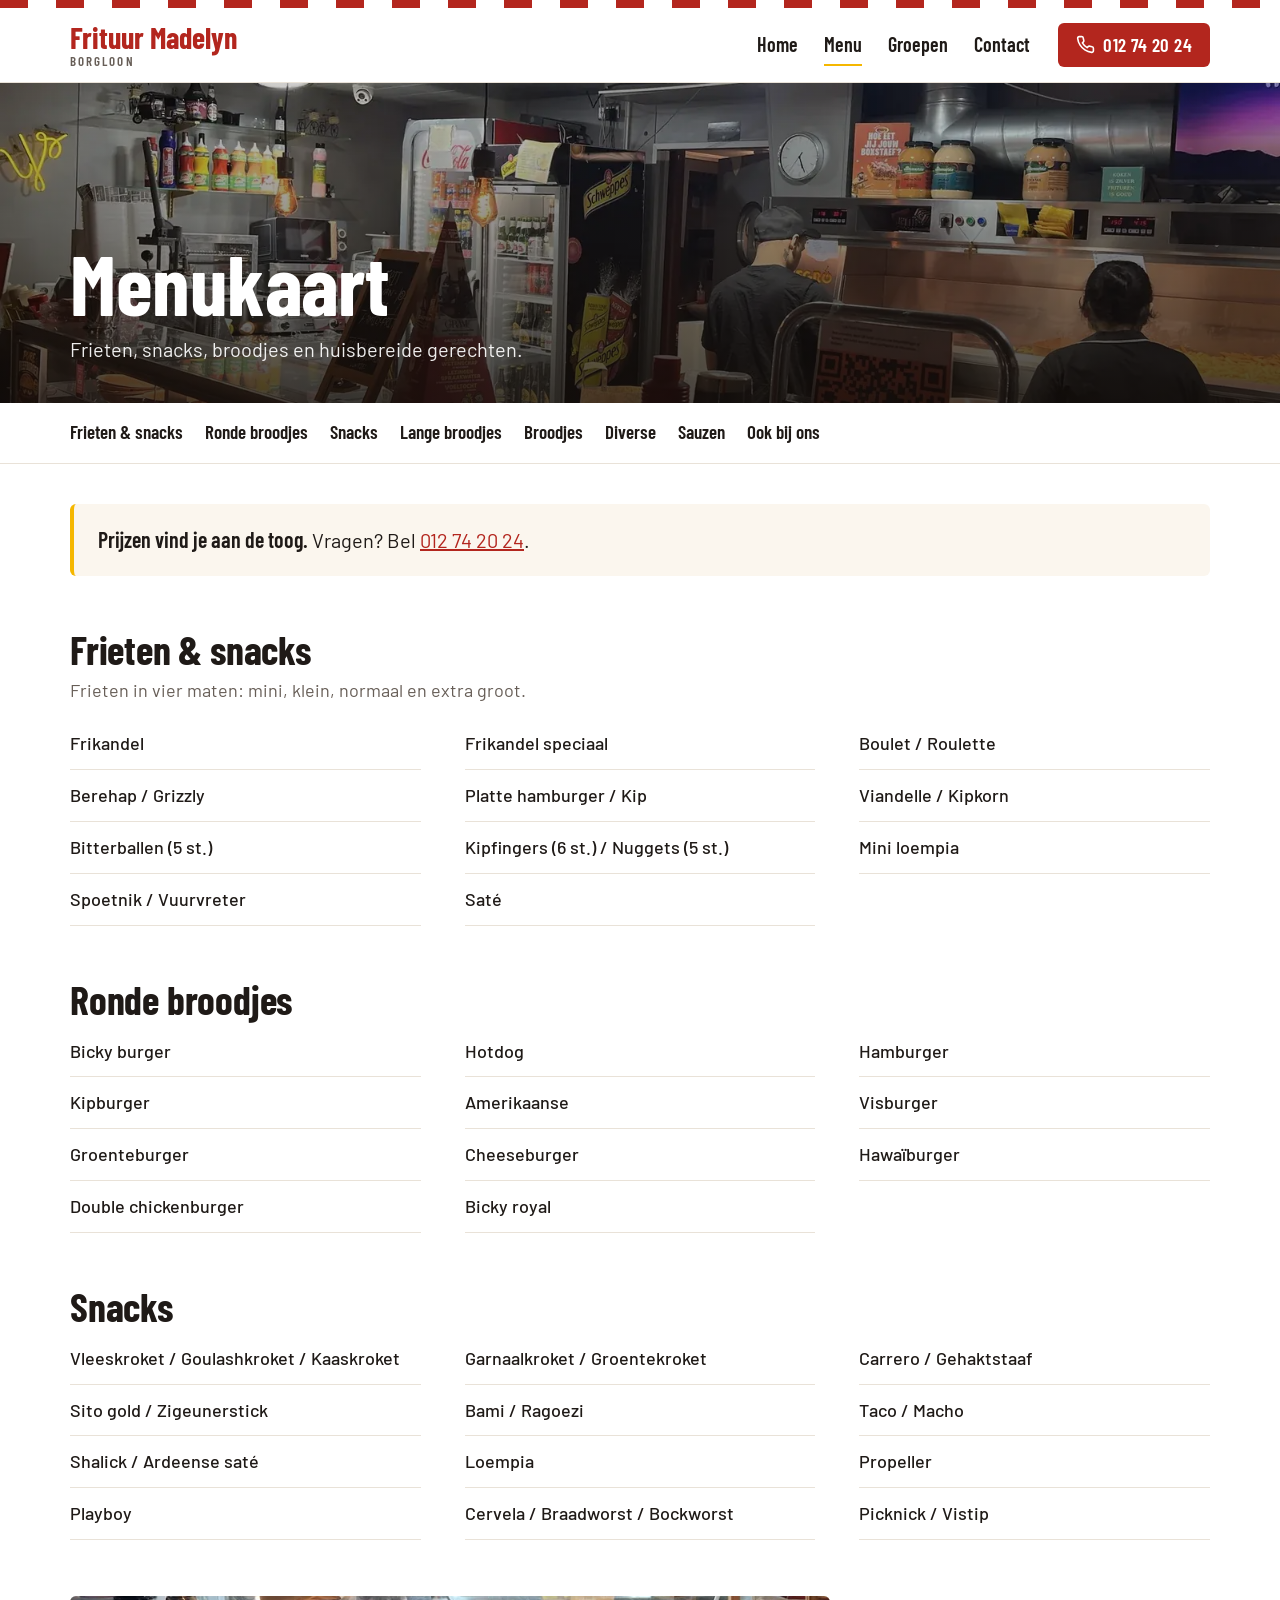
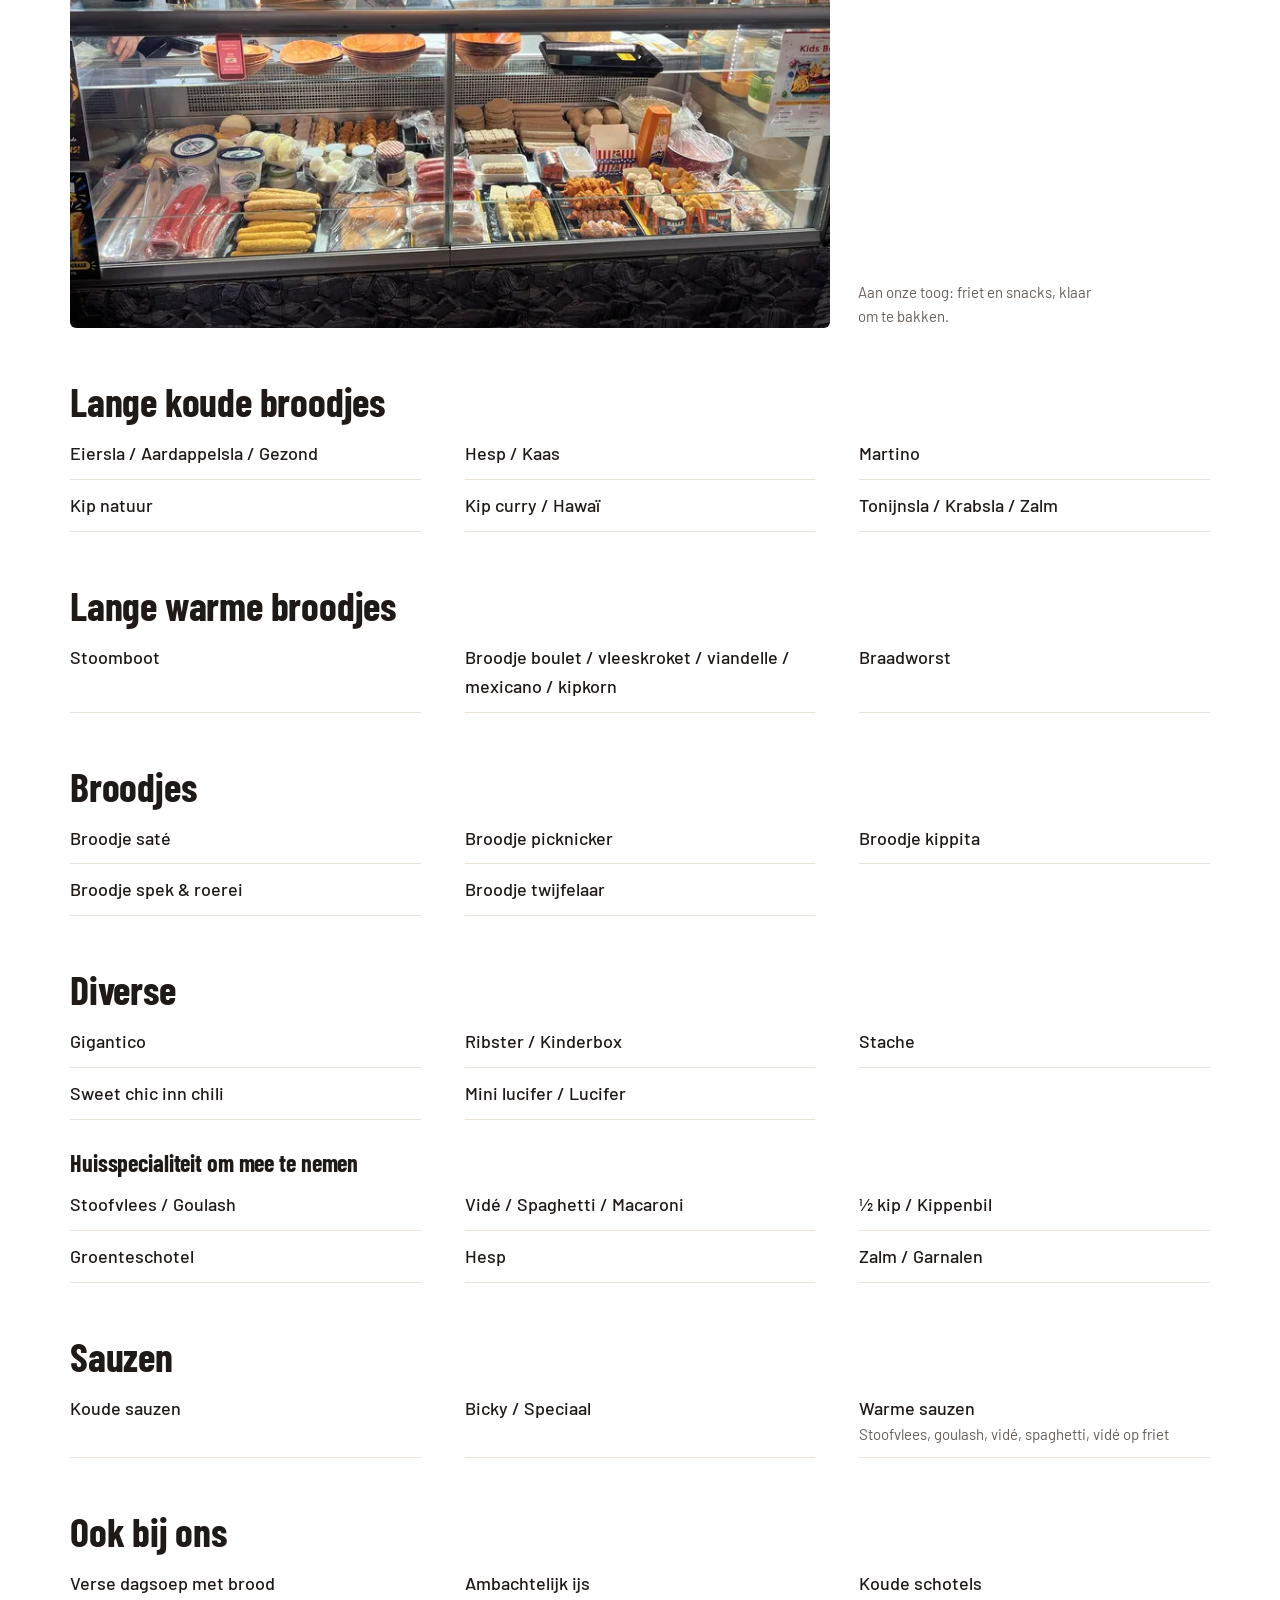
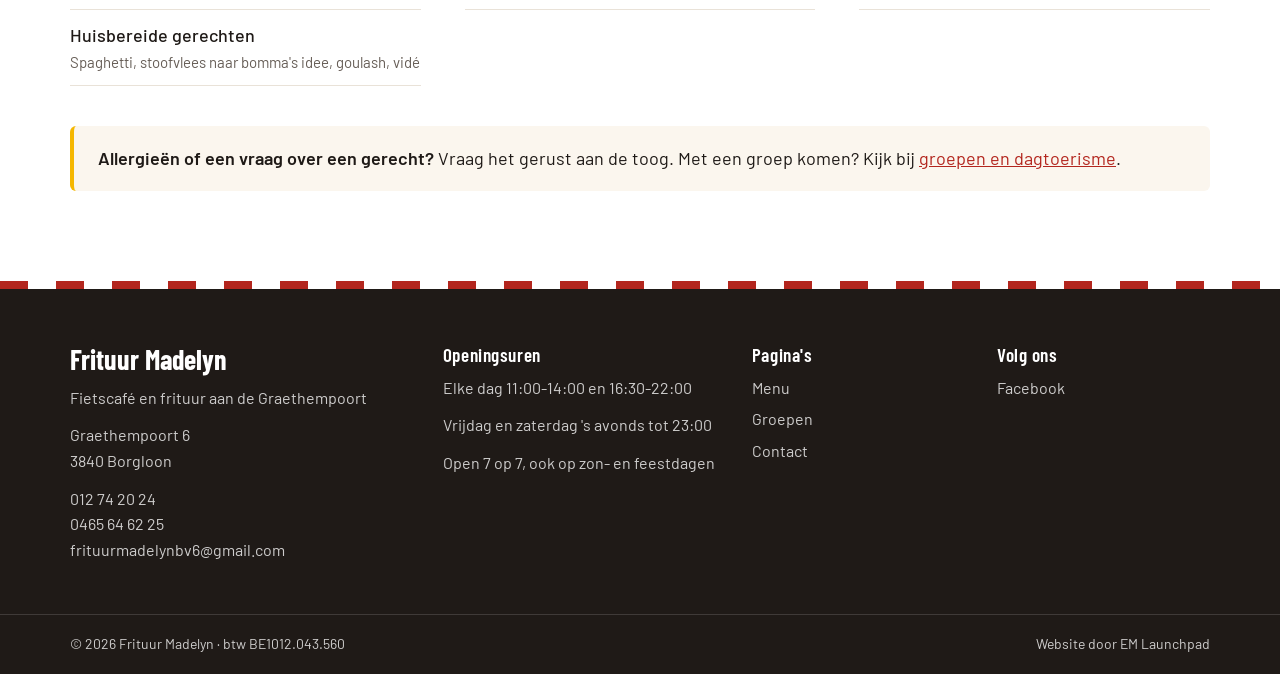
<file: menu.html>
<!doctype html>
<html lang="nl-BE">
<head>
<meta charset="utf-8">
<meta name="viewport" content="width=device-width, initial-scale=1">
<title>Menukaart | Frituur Madelyn Borgloon</title>
<meta name="description" content="Het menu van Frituur Madelyn in Borgloon: frieten en snacks, ronde en lange broodjes, huisbereide gerechten zoals stoofvlees en vidé, en warme en koude sauzen.">
<link rel="canonical" href="https://frituurmadelyn.be/menu">
<meta name="theme-color" content="#b3261e">

<meta property="og:type" content="website">
<meta property="og:locale" content="nl_BE">
<meta property="og:site_name" content="Frituur Madelyn">
<meta property="og:title" content="Menukaart | Frituur Madelyn Borgloon">
<meta property="og:description" content="Frieten, snacks, broodjes en huisbereide gerechten aan de Graethempoort in Borgloon.">
<meta property="og:url" content="https://frituurmadelyn.be/menu">
<meta property="og:image" content="https://frituurmadelyn.be/assets/img/og.jpg">
<meta property="og:image:width" content="1200">
<meta property="og:image:height" content="630">
<meta property="og:image:alt" content="De gevel van Taverne Graethempoort met het terras van Frituur Madelyn in Borgloon">
<meta name="twitter:card" content="summary_large_image">

<link rel="icon" href="/assets/img/favicon.svg" type="image/svg+xml">
<link rel="preload" href="/assets/fonts/barlow-condensed-700.woff2" as="font" type="font/woff2" crossorigin>
<link rel="preload" href="/assets/fonts/barlow-400.woff2" as="font" type="font/woff2" crossorigin>
<link rel="stylesheet" href="/assets/css/styles.css?v=20261120">

<script type="application/ld+json">
{
  "@context": "https://schema.org",
  "@type": "Menu",
  "name": "Menukaart Frituur Madelyn",
  "url": "https://frituurmadelyn.be/menu",
  "inLanguage": "nl-BE",
  "hasMenuSection": [
    {"@type": "MenuSection", "name": "Frieten & snacks", "hasMenuItem": [
      {"@type": "MenuItem", "name": "Frieten: mini, klein, normaal, extra groot"},
      {"@type": "MenuItem", "name": "Frikandel"},
      {"@type": "MenuItem", "name": "Frikandel speciaal"},
      {"@type": "MenuItem", "name": "Boulet / Roulette"},
      {"@type": "MenuItem", "name": "Berehap / Grizzly"},
      {"@type": "MenuItem", "name": "Platte hamburger / Kip"},
      {"@type": "MenuItem", "name": "Viandelle / Kipkorn"},
      {"@type": "MenuItem", "name": "Bitterballen (5 st.)"},
      {"@type": "MenuItem", "name": "Kipfingers (6 st.) / Nuggets (5 st.)"},
      {"@type": "MenuItem", "name": "Mini loempia"},
      {"@type": "MenuItem", "name": "Spoetnik / Vuurvreter"},
      {"@type": "MenuItem", "name": "Saté"}
    ]},
    {"@type": "MenuSection", "name": "Ronde broodjes", "hasMenuItem": [
      {"@type": "MenuItem", "name": "Bicky burger"},
      {"@type": "MenuItem", "name": "Hotdog"},
      {"@type": "MenuItem", "name": "Hamburger"},
      {"@type": "MenuItem", "name": "Kipburger"},
      {"@type": "MenuItem", "name": "Amerikaanse"},
      {"@type": "MenuItem", "name": "Visburger"},
      {"@type": "MenuItem", "name": "Groenteburger"},
      {"@type": "MenuItem", "name": "Cheeseburger"},
      {"@type": "MenuItem", "name": "Hawaïburger"},
      {"@type": "MenuItem", "name": "Double chickenburger"},
      {"@type": "MenuItem", "name": "Bicky royal"}
    ]},
    {"@type": "MenuSection", "name": "Snacks", "hasMenuItem": [
      {"@type": "MenuItem", "name": "Vleeskroket / Goulashkroket / Kaaskroket"},
      {"@type": "MenuItem", "name": "Garnaalkroket / Groentekroket"},
      {"@type": "MenuItem", "name": "Carrero / Gehaktstaaf"},
      {"@type": "MenuItem", "name": "Sito gold / Zigeunerstick"},
      {"@type": "MenuItem", "name": "Bami / Ragoezi"},
      {"@type": "MenuItem", "name": "Taco / Macho"},
      {"@type": "MenuItem", "name": "Shalick / Ardeense saté"},
      {"@type": "MenuItem", "name": "Loempia"},
      {"@type": "MenuItem", "name": "Propeller"},
      {"@type": "MenuItem", "name": "Playboy"},
      {"@type": "MenuItem", "name": "Cervela / Braadworst / Bockworst"},
      {"@type": "MenuItem", "name": "Picknick / Vistip"}
    ]},
    {"@type": "MenuSection", "name": "Lange koude broodjes", "hasMenuItem": [
      {"@type": "MenuItem", "name": "Eiersla / Aardappelsla / Gezond"},
      {"@type": "MenuItem", "name": "Hesp / Kaas"},
      {"@type": "MenuItem", "name": "Martino"},
      {"@type": "MenuItem", "name": "Kip natuur"},
      {"@type": "MenuItem", "name": "Kip curry / Hawaï"},
      {"@type": "MenuItem", "name": "Tonijnsla / Krabsla / Zalm"}
    ]},
    {"@type": "MenuSection", "name": "Lange warme broodjes", "hasMenuItem": [
      {"@type": "MenuItem", "name": "Stoomboot"},
      {"@type": "MenuItem", "name": "Broodje boulet / vleeskroket / viandelle / mexicano / kipkorn"},
      {"@type": "MenuItem", "name": "Braadworst"}
    ]},
    {"@type": "MenuSection", "name": "Broodjes", "hasMenuItem": [
      {"@type": "MenuItem", "name": "Broodje saté"},
      {"@type": "MenuItem", "name": "Broodje picknicker"},
      {"@type": "MenuItem", "name": "Broodje kippita"},
      {"@type": "MenuItem", "name": "Broodje spek & roerei"},
      {"@type": "MenuItem", "name": "Broodje twijfelaar"}
    ]},
    {"@type": "MenuSection", "name": "Diverse", "hasMenuItem": [
      {"@type": "MenuItem", "name": "Gigantico"},
      {"@type": "MenuItem", "name": "Ribster / Kinderbox"},
      {"@type": "MenuItem", "name": "Stache"},
      {"@type": "MenuItem", "name": "Sweet chic inn chili"},
      {"@type": "MenuItem", "name": "Mini lucifer / Lucifer"},
      {"@type": "MenuItem", "name": "Stoofvlees / Goulash"},
      {"@type": "MenuItem", "name": "Vidé / Spaghetti / Macaroni"},
      {"@type": "MenuItem", "name": "½ kip / Kippenbil"},
      {"@type": "MenuItem", "name": "Groenteschotel"},
      {"@type": "MenuItem", "name": "Hesp"},
      {"@type": "MenuItem", "name": "Zalm / Garnalen"}
    ]},
    {"@type": "MenuSection", "name": "Sauzen", "hasMenuItem": [
      {"@type": "MenuItem", "name": "Koude sauzen"},
      {"@type": "MenuItem", "name": "Bicky / Speciaal"},
      {"@type": "MenuItem", "name": "Warme sauzen: Stoofvlees, goulash, vidé, spaghetti, vidé op friet"}
    ]},
    {"@type": "MenuSection", "name": "Ook bij ons", "hasMenuItem": [
      {"@type": "MenuItem", "name": "Verse dagsoep met brood"},
      {"@type": "MenuItem", "name": "Ambachtelijk ijs"},
      {"@type": "MenuItem", "name": "Koude schotels"},
      {"@type": "MenuItem", "name": "Huisbereide gerechten: Spaghetti, stoofvlees naar bomma's idee, goulash, vidé"}
    ]}
  ]
}
</script>
<script type="application/ld+json">
{ "@context": "https://schema.org", "@type": "BreadcrumbList", "itemListElement": [
  { "@type": "ListItem", "position": 1, "name": "Home", "item": "https://frituurmadelyn.be/" },
  { "@type": "ListItem", "position": 2, "name": "Menukaart", "item": "https://frituurmadelyn.be/menu" } ] }
</script>
</head>
<body>
<a class="skip" href="#inhoud">Naar de inhoud</a>
<div class="stripe" aria-hidden="true"></div>

<header class="site-header">
  <div class="wrap">
    <a class="logo" href="/">Frituur Madelyn<small>Borgloon</small></a>
    <nav class="nav" id="nav" aria-label="Hoofdmenu">
      <a href="/">Home</a>
      <a href="/menu" aria-current="page">Menu</a>
      <a href="/groepen">Groepen</a>
      <a href="/contact">Contact</a>
    </nav>
    <a class="btn btn-red header-call" href="tel:+3212742024" aria-label="Bel 012 74 20 24">
      <svg viewBox="0 0 24 24" fill="none" stroke="currentColor" stroke-width="2" stroke-linecap="round" stroke-linejoin="round" aria-hidden="true"><path d="M22 16.92v3a2 2 0 0 1-2.18 2 19.79 19.79 0 0 1-8.63-3.07 19.5 19.5 0 0 1-6-6 19.79 19.79 0 0 1-3.07-8.67A2 2 0 0 1 4.11 2h3a2 2 0 0 1 2 1.72 12.84 12.84 0 0 0 .7 2.81 2 2 0 0 1-.45 2.11L8.09 9.91a16 16 0 0 0 6 6l1.27-1.27a2 2 0 0 1 2.11-.45 12.84 12.84 0 0 0 2.81.7A2 2 0 0 1 22 16.92z"/></svg>
      <span class="call-long">012 74 20 24</span><span class="call-short">Bel</span>
    </a>
    <button class="menu-toggle" type="button" aria-controls="nav" aria-expanded="false" aria-label="Menu openen">
      <svg viewBox="0 0 24 24" fill="none" stroke="currentColor" stroke-width="2" stroke-linecap="round" aria-hidden="true"><line x1="4" x2="20" y1="6" y2="6"/><line x1="4" x2="20" y1="12" y2="12"/><line x1="4" x2="20" y1="18" y2="18"/></svg>
    </button>
  </div>
</header>

<main id="inhoud">

  <section class="banner">
    <img src="/assets/img/toog-friteuse-1600.webp"
         srcset="/assets/img/toog-friteuse-800.webp 800w, /assets/img/toog-friteuse-1600.webp 1600w"
         sizes="(max-width: 760px) 170vw, 100vw" width="1600" height="800" fetchpriority="high"
         alt="Achter de toog van Frituur Madelyn: de friteuse en verse friet">
    <div class="wrap">
      <h1>Menukaart</h1>
      <p>Frieten, snacks, broodjes en huisbereide gerechten.</p>
    </div>
  </section>

  <nav class="jump" aria-label="Onderdelen van de menukaart">
    <div class="wrap">
      <a href="#frieten-snacks">Frieten &amp; snacks</a>
      <a href="#ronde-broodjes">Ronde broodjes</a>
      <a href="#snacks">Snacks</a>
      <a href="#lange-koude-broodjes">Lange broodjes</a>
      <a href="#broodjes">Broodjes</a>
      <a href="#diverse">Diverse</a>
      <a href="#sauzen">Sauzen</a>
      <a href="#ook-bij-ons">Ook bij ons</a>
    </div>
  </nav>

  <div class="wrap menu-page">

    <div class="note price-note">
      <p><strong>Prijzen vind je aan de toog.</strong> Vragen? Bel <a href="tel:+3212742024">012 74 20 24</a>.</p>
    </div>

    <section class="menu-group" id="frieten-snacks">
      <h2>Frieten &amp; snacks</h2>
      <p>Frieten in vier maten: mini, klein, normaal en extra groot.</p>
      <ul class="menu-list">
        <li>Frikandel</li>
        <li>Frikandel speciaal</li>
        <li>Boulet / Roulette</li>
        <li>Berehap / Grizzly</li>
        <li>Platte hamburger / Kip</li>
        <li>Viandelle / Kipkorn</li>
        <li>Bitterballen (5 st.)</li>
        <li>Kipfingers (6 st.) / Nuggets (5 st.)</li>
        <li>Mini loempia</li>
        <li>Spoetnik / Vuurvreter</li>
        <li>Saté</li>
      </ul>
    </section>

    <section class="menu-group" id="ronde-broodjes">
      <h2>Ronde broodjes</h2>
      <ul class="menu-list">
        <li>Bicky burger</li>
        <li>Hotdog</li>
        <li>Hamburger</li>
        <li>Kipburger</li>
        <li>Amerikaanse</li>
        <li>Visburger</li>
        <li>Groenteburger</li>
        <li>Cheeseburger</li>
        <li>Hawaïburger</li>
        <li>Double chickenburger</li>
        <li>Bicky royal</li>
      </ul>
    </section>

    <section class="menu-group" id="snacks">
      <h2>Snacks</h2>
      <ul class="menu-list long">
        <li>Vleeskroket / Goulashkroket / Kaaskroket</li>
        <li>Garnaalkroket / Groentekroket</li>
        <li>Carrero / Gehaktstaaf</li>
        <li>Sito gold / Zigeunerstick</li>
        <li>Bami / Ragoezi</li>
        <li>Taco / Macho</li>
        <li>Shalick / Ardeense saté</li>
        <li>Loempia</li>
        <li>Propeller</li>
        <li>Playboy</li>
        <li>Cervela / Braadworst / Bockworst</li>
        <li>Picknick / Vistip</li>
      </ul>
    </section>

    <figure class="menu-photo">
      <div class="photo">
        <img src="/assets/img/vitrine-toog-800.webp"
             srcset="/assets/img/vitrine-toog-800.webp 800w, /assets/img/vitrine-toog.webp 1440w"
             sizes="(max-width: 800px) 100vw, 760px" width="1440" height="676" loading="lazy"
             alt="Onze vitrine aan de toog met frikandellen, kroketten, worsten, hamburgers en sateetjes">
      </div>
      <figcaption>Aan onze toog: friet en snacks, klaar om te bakken.</figcaption>
    </figure>

    <section class="menu-group" id="lange-koude-broodjes">
      <h2>Lange koude broodjes</h2>
      <ul class="menu-list long">
        <li>Eiersla / Aardappelsla / Gezond</li>
        <li>Hesp / Kaas</li>
        <li>Martino</li>
        <li>Kip natuur</li>
        <li>Kip curry / Hawaï</li>
        <li>Tonijnsla / Krabsla / Zalm</li>
      </ul>
    </section>

    <section class="menu-group" id="lange-warme-broodjes">
      <h2>Lange warme broodjes</h2>
      <ul class="menu-list long">
        <li>Stoomboot</li>
        <li>Broodje boulet / vleeskroket / viandelle / mexicano / kipkorn</li>
        <li>Braadworst</li>
      </ul>
    </section>

    <section class="menu-group" id="broodjes">
      <h2>Broodjes</h2>
      <ul class="menu-list">
        <li>Broodje saté</li>
        <li>Broodje picknicker</li>
        <li>Broodje kippita</li>
        <li>Broodje spek &amp; roerei</li>
        <li>Broodje twijfelaar</li>
      </ul>
    </section>

    <section class="menu-group" id="diverse">
      <h2>Diverse</h2>
      <ul class="menu-list">
        <li>Gigantico</li>
        <li>Ribster / Kinderbox</li>
        <li>Stache</li>
        <li>Sweet chic inn chili</li>
        <li>Mini lucifer / Lucifer</li>
      </ul>
      <h3>Huisspecialiteit om mee te nemen</h3>
      <ul class="menu-list long">
        <li>Stoofvlees / Goulash</li>
        <li>Vidé / Spaghetti / Macaroni</li>
        <li>½ kip / Kippenbil</li>
        <li>Groenteschotel</li>
        <li>Hesp</li>
        <li>Zalm / Garnalen</li>
      </ul>
    </section>

    <section class="menu-group" id="sauzen">
      <h2>Sauzen</h2>
      <ul class="menu-list long">
        <li>Koude sauzen</li>
        <li>Bicky / Speciaal</li>
        <li>Warme sauzen<small>Stoofvlees, goulash, vidé, spaghetti, vidé op friet</small></li>
      </ul>
    </section>

    <section class="menu-group" id="ook-bij-ons">
      <h2>Ook bij ons</h2>
      <ul class="menu-list long">
        <li>Verse dagsoep met brood</li>
        <li>Ambachtelijk ijs</li>
        <li>Koude schotels</li>
        <li>Huisbereide gerechten<small>Spaghetti, stoofvlees naar bomma's idee, goulash, vidé</small></li>
      </ul>
    </section>

    <div class="note">
      <p><strong>Allergieën of een vraag over een gerecht?</strong> Vraag het gerust aan de toog. Met een groep komen? Kijk bij <a href="/groepen">groepen en dagtoerisme</a>.</p>
    </div>

  </div>
</main>

<footer class="site-footer">
  <div class="stripe" aria-hidden="true"></div>
  <div class="wrap">
    <div>
      <a class="logo" href="/">Frituur Madelyn</a>
      <p>Fietscafé en frituur aan de Graethempoort</p>
      <p>Graethempoort 6<br>3840 Borgloon</p>
      <p><a href="tel:+3212742024">012 74 20 24</a><br><a href="tel:+32465646225">0465 64 62 25</a><br><a href="mailto:frituurmadelynbv6@gmail.com">frituurmadelynbv6@gmail.com</a></p>
    </div>
    <div>
      <h2 class="footer-title">Openingsuren</h2>
      <p>Elke dag 11:00-14:00 en 16:30-22:00</p>
      <p>Vrijdag en zaterdag 's avonds tot 23:00</p>
      <p>Open 7 op 7, ook op zon- en feestdagen</p>
    </div>
    <div>
      <h2 class="footer-title">Pagina's</h2>
      <ul>
        <li><a href="/menu">Menu</a></li>
        <li><a href="/groepen">Groepen</a></li>
        <li><a href="/contact">Contact</a></li>
      </ul>
    </div>
    <div>
      <h2 class="footer-title">Volg ons</h2>
      <ul>
        <li><a href="https://www.facebook.com/Madelyn-Frituur-Borgloon-317933245322579" rel="noopener">Facebook</a></li>
      </ul>
    </div>
  </div>
  <div class="legal">
    <div class="wrap">
      <span>© <span data-year>2026</span> Frituur Madelyn · btw BE1012.043.560</span>
      <span>Website door EM Launchpad</span>
    </div>
  </div>
</footer>

<script src="/assets/js/main.js?v=20261026"></script>
</body>
</html>
</file>
<file: assets/css/styles.css>
/* Frituur Madelyn, Borgloon
   Eén stylesheet voor de hele site. Kleuren en lettertypes staan bovenaan. */

/* ---------- lettertypes (lokaal, Barlow onder SIL Open Font License) ---------- */
@font-face { font-family: "Barlow"; font-style: normal; font-weight: 400; font-display: swap; src: url("../fonts/barlow-400.woff2") format("woff2"); }
@font-face { font-family: "Barlow"; font-style: normal; font-weight: 500; font-display: swap; src: url("../fonts/barlow-500.woff2") format("woff2"); }
@font-face { font-family: "Barlow"; font-style: normal; font-weight: 600; font-display: swap; src: url("../fonts/barlow-600.woff2") format("woff2"); }
@font-face { font-family: "Barlow Condensed"; font-style: normal; font-weight: 600; font-display: swap; src: url("../fonts/barlow-condensed-600.woff2") format("woff2"); }
@font-face { font-family: "Barlow Condensed"; font-style: normal; font-weight: 700; font-display: swap; src: url("../fonts/barlow-condensed-700.woff2") format("woff2"); }

:root {
  --red: #b3261e;
  --red-dark: #8f1d17;
  --yellow: #f5b700;
  --ink: #1f1a17;
  --muted: #675e57;
  --line: #e9e2d8;
  --bg: #ffffff;
  --soft: #fbf6ee;
  --photo: #c9a46a;            /* kleur achter een foto die (nog) niet laadt */

  --head: "Barlow Condensed", "Arial Narrow", Arial, sans-serif;
  --body: "Barlow", "Segoe UI", Arial, sans-serif;

  --wrap: 1140px;
  --radius: 6px;
  --header: 74px;
}

/* ---------- basis ---------- */
*, *::before, *::after { box-sizing: border-box; }
html { scroll-behavior: smooth; -webkit-text-size-adjust: 100%; scroll-padding-top: calc(var(--header) + 16px); }
body {
  margin: 0;
  background: var(--bg);
  color: var(--ink);
  font-family: var(--body);
  font-size: 18px;
  line-height: 1.6;
  -webkit-font-smoothing: antialiased;
}
img { display: block; max-width: 100%; height: auto; }
a { color: var(--red); }
a:hover { color: var(--red-dark); }
h1, h2, h3 {
  font-family: var(--head);
  font-weight: 700;
  line-height: 1.05;
  letter-spacing: -0.005em;
  margin: 0 0 .4em;
  text-wrap: balance;
}
h2 { font-size: clamp(34px, 4.2vw, 50px); }
h3 { font-size: 26px; }
p { margin: 0 0 1em; }
:focus-visible { outline: 3px solid var(--yellow); outline-offset: 2px; }

.wrap { width: min(var(--wrap), 100% - 40px); margin-inline: auto; }
.section { padding: clamp(56px, 8vw, 104px) 0; }
.soft { background: var(--soft); }
.label {
  display: inline-block;
  font-family: var(--head);
  font-weight: 600;
  font-size: 15px;
  letter-spacing: .12em;
  text-transform: uppercase;
  color: var(--red);
  margin-bottom: 10px;
}
.lead { font-size: 20px; color: var(--muted); max-width: 60ch; }
.small { font-size: 15px; color: var(--muted); }
.skip { position: absolute; left: -999px; }
.skip:focus { left: 12px; top: 12px; z-index: 100; background: #fff; padding: 8px 14px; }

/* rood-wit luifelstreepje */
.stripe {
  height: 8px;
  background: repeating-linear-gradient(90deg, var(--red) 0 28px, #fff 28px 56px);
}

/* ---------- knoppen ---------- */
.btn {
  display: inline-flex;
  align-items: center;
  gap: 8px;
  padding: 13px 22px;
  border-radius: var(--radius);
  border: 2px solid transparent;
  font-family: var(--head);
  font-weight: 600;
  font-size: 20px;
  letter-spacing: .02em;
  text-decoration: none;
  line-height: 1.1;
  cursor: pointer;
  transition: background .2s, color .2s, border-color .2s;
}
.btn svg { width: 19px; height: 19px; flex: none; }
.btn-red { background: var(--red); color: #fff; }
.btn-red:hover { background: var(--red-dark); color: #fff; }
.btn-white { background: #fff; color: var(--ink); }
.btn-white:hover { background: var(--yellow); color: var(--ink); }
.btn-line { background: transparent; border-color: var(--ink); color: var(--ink); }
.btn-line:hover { background: var(--ink); color: #fff; }
.buttons { display: flex; flex-wrap: wrap; gap: 12px; }

.more {
  font-family: var(--head);
  font-weight: 600;
  font-size: 21px;
  text-decoration: none;
  border-bottom: 2px solid var(--yellow);
}
.more:hover { border-color: var(--red); }
.links { display: flex; flex-wrap: wrap; gap: 10px 28px; margin-top: 22px; }

/* ---------- header ---------- */
.site-header {
  position: sticky;
  top: 0;
  z-index: 20;
  background: #fff;
  border-bottom: 1px solid var(--line);
}
.site-header .wrap { display: flex; align-items: center; gap: 28px; height: var(--header); }
.logo {
  font-family: var(--head);
  font-weight: 700;
  font-size: 30px;
  color: var(--red);
  text-decoration: none;
  margin-right: auto;
  line-height: 1;
}
.logo small {
  display: block;
  font-size: 13px;
  font-weight: 600;
  letter-spacing: .16em;
  text-transform: uppercase;
  color: var(--muted);
  margin-top: 3px;
}
.nav { display: flex; gap: 26px; }
.nav a {
  font-family: var(--head);
  font-weight: 600;
  font-size: 20px;
  color: var(--ink);
  text-decoration: none;
  padding: 4px 0;
  border-bottom: 2px solid transparent;
}
.nav a:hover, .nav a[aria-current="page"] { border-color: var(--yellow); }
.header-call { padding: 10px 16px; font-size: 19px; white-space: nowrap; }
.call-short { display: none; }
.menu-toggle {
  display: none;
  background: none;
  border: 0;
  padding: 8px;
  cursor: pointer;
  color: var(--ink);
}
.menu-toggle svg { width: 28px; height: 28px; }

/* ---------- hero (home) ---------- */
.hero {
  position: relative;
  min-height: min(82vh, 760px);
  display: flex;
  align-items: flex-end;
  color: #fff;
  background: var(--photo);
  overflow: hidden;
}
.hero > img {
  position: absolute;
  inset: 0;
  width: 100%;
  height: 100%;
  object-fit: cover;
  animation: settle 1.8s ease-out both;
}
@keyframes settle { from { transform: scale(1.06); } to { transform: none; } }
.hero::after {
  content: "";
  position: absolute;
  inset: 0;
  background:
    linear-gradient(90deg, rgba(20, 14, 10, .78) 0%, rgba(20, 14, 10, .45) 45%, rgba(20, 14, 10, .05) 80%),
    linear-gradient(0deg, rgba(20, 14, 10, .55), transparent 45%);
}
.hero .wrap { position: relative; z-index: 1; padding-bottom: clamp(48px, 8vw, 90px); padding-top: 120px; }
.hero .label { color: var(--yellow); font-size: 15px; max-width: none; }
.hero h1 { font-size: clamp(54px, 8.4vw, 104px); margin-bottom: 16px; }
.hero p { font-size: 21px; max-width: 38ch; color: rgba(255, 255, 255, .92); }
.hero .buttons { margin-top: 26px; }
.status {
  display: flex;
  align-items: center;
  gap: 10px;
  margin-top: 24px;
  font-size: 17px;
  color: rgba(255, 255, 255, .9);
}
.hero .status { max-width: none; }
.status .dot { width: 10px; height: 10px; border-radius: 50%; background: #9a9088; flex: none; }
.status.is-open .dot { background: #4cc46d; box-shadow: 0 0 0 4px rgba(76, 196, 109, .25); }

/* ---------- foto's ---------- */
.photo { background: var(--photo); border-radius: var(--radius); overflow: hidden; margin: 0; }
.photo img { width: 100%; height: 100%; object-fit: cover; transition: transform .6s ease; }
.photo.missing img { visibility: hidden; }
figure { margin: 0; }
figcaption { font-size: 15px; color: var(--muted); margin-top: 10px; }

/* ---------- welkom ---------- */
.intro { display: grid; grid-template-columns: 6fr 5fr; gap: clamp(32px, 6vw, 80px); align-items: center; }
.intro .photo { aspect-ratio: 4 / 3; }
.intro .photo img { object-position: 62% 50%; }
.intro p:not(.label) { color: var(--muted); max-width: 54ch; }

/* ---------- favorieten ---------- */
.head-row { display: flex; justify-content: space-between; align-items: end; gap: 20px; flex-wrap: wrap; margin-bottom: 34px; }
.head-row h2 { margin: 0; }
.dishes { display: grid; grid-template-columns: repeat(3, 1fr); gap: 28px; }
.dish .photo { aspect-ratio: 4 / 3; margin-bottom: 16px; }
.dish:hover .photo img { transform: scale(1.04); }
.dish h3 { margin-bottom: 4px; }
.dish p { color: var(--muted); margin: 0; }

/* ---------- Cristal van 't vat (affiche) ---------- */
.tap { background: var(--ink); color: #fff; }
.tap-grid { display: grid; grid-template-columns: minmax(0, 460px) minmax(0, 1fr); gap: clamp(32px, 6vw, 80px); align-items: center; }
.tap-poster img { width: 100%; border-radius: var(--radius); box-shadow: 0 18px 40px rgba(0, 0, 0, .45); }
.tap .label { color: var(--yellow); }
.tap h2 { color: #fff; }
.tap p:not(.label) { color: rgba(255, 255, 255, .82); max-width: 46ch; font-size: 20px; }
.tap .buttons { margin-top: 26px; }
.btn-ghost { background: transparent; border-color: rgba(255, 255, 255, .7); color: #fff; }
.btn-ghost:hover { background: #fff; color: var(--ink); }

/* ---------- band met foto (groepen en feestzaal) ---------- */
.party { display: grid; grid-template-columns: minmax(0, 1fr) min(50%, 720px); background: #fff; container-type: inline-size; }
/* de tekst begint op dezelfde lijn als de .wrap van de andere secties */
.party .text { padding: clamp(48px, 7vw, 96px) clamp(20px, 6vw, 80px) clamp(48px, 7vw, 96px) max(20px, calc(50cqw - var(--wrap) / 2)); align-self: center; }
.party .text p:not(.label) { color: var(--muted); max-width: 54ch; }
.party .photo { position: relative; border-radius: 0; min-height: 460px; }
.party .photo img { position: absolute; inset: 0; object-position: 50% 10%; }

/* ---------- openingsuren & contact ---------- */
.contact { display: grid; grid-template-columns: 1fr 1fr; gap: clamp(32px, 6vw, 72px); align-items: start; }
.hours { width: 100%; border-collapse: collapse; margin-bottom: 12px; font-variant-numeric: tabular-nums; }
.hours th, .hours td { text-align: left; padding: 9px 0; border-bottom: 1px solid var(--line); font-weight: 400; }
.hours th { font-weight: 600; width: 38%; }
.hours tr.today th, .hours tr.today td { color: var(--red); font-weight: 700; }
.hours-note { font-size: 16px; color: var(--muted); margin-bottom: 28px; }
.facts { display: grid; gap: 18px; }
.fact { display: flex; gap: 14px; }
.fact svg { width: 22px; height: 22px; color: var(--red); flex: none; margin-top: 4px; }
.fact b { display: block; font-family: var(--head); font-size: 20px; font-weight: 600; }
.fact a, .fact span { color: var(--ink); }
.fact small { color: var(--muted); font-size: 15px; }

/* kaart: laadt pas na een klik, zodat Google niets meekrijgt zolang je niet kijkt */
.map { position: relative; border-radius: var(--radius); overflow: hidden; background: var(--soft); border: 1px solid var(--line); aspect-ratio: 4 / 3.4; }
.map iframe { position: absolute; inset: 0; width: 100%; height: 100%; border: 0; display: block; }
.map-cover { height: 100%; display: flex; flex-direction: column; align-items: center; justify-content: center; text-align: center; padding: 28px; gap: 14px; }
.map-cover svg { width: 40px; height: 40px; color: var(--red); }
.map-cover p { margin: 0; }
.map-cover .small { max-width: 34ch; }
.contact .map { align-self: stretch; aspect-ratio: auto; min-height: 420px; }

/* ---------- subpagina's: brede foto bovenaan ---------- */
.banner {
  position: relative;
  min-height: 320px;
  display: flex;
  align-items: flex-end;
  color: #fff;
  background: var(--photo);
  overflow: hidden;
}
.banner > img { position: absolute; inset: 0; width: 100%; height: 100%; object-fit: cover; }
.banner::after { content: ""; position: absolute; inset: 0; background: linear-gradient(0deg, rgba(20, 14, 10, .78), rgba(20, 14, 10, .2)); }
.banner .wrap { position: relative; z-index: 1; padding: 100px 0 38px; }
.banner h1 { font-size: clamp(50px, 7vw, 84px); margin: 0; }
.banner p { margin: 6px 0 0; font-size: 20px; color: rgba(255, 255, 255, .92); }

/* ---------- subpagina's: tekst naast een foto ---------- */
.page-head { background: var(--soft); border-bottom: 1px solid var(--line); }
.page-head .wrap { display: grid; grid-template-columns: 6fr 5fr; gap: clamp(28px, 5vw, 72px); align-items: center; padding: clamp(40px, 6vw, 80px) 0; }
.page-head h1 { font-size: clamp(48px, 6.4vw, 82px); margin-bottom: 16px; }
.page-head .lead { margin-bottom: 26px; }
.page-head .photo { aspect-ratio: 4 / 3; }
.page-head .photo.tall { width: 100%; aspect-ratio: 5 / 6; max-height: 560px; }
.page-head .photo.tall img { object-position: 50% 30%; }
.page-head .photo.gevel img { object-position: 50% 45%; }
.page-head.plain .wrap { grid-template-columns: 1fr; padding: clamp(36px, 5vw, 64px) 0 clamp(28px, 4vw, 44px); }
.page-head.plain + .section { padding-top: clamp(40px, 5vw, 64px); }

/* ---------- menukaart ---------- */
.jump {
  position: sticky;
  top: var(--header);
  z-index: 10;
  background: #fff;
  border-bottom: 1px solid var(--line);
}
.jump .wrap {
  display: flex;
  gap: 22px;
  overflow-x: auto;
  width: 100%;
  padding: 14px max(20px, calc((100% - var(--wrap)) / 2));
  scroll-padding-inline: 20px;
  scrollbar-width: none;
}
.jump .wrap::-webkit-scrollbar { display: none; }
.jump a {
  flex: none;
  font-family: var(--head);
  font-weight: 600;
  font-size: 19px;
  color: var(--ink);
  text-decoration: none;
  border-bottom: 2px solid transparent;
}
.jump a[aria-current="true"] { border-color: var(--yellow); }
@media (hover: hover) { .jump a:hover { border-color: var(--yellow); } }
.menu-page { padding-bottom: 90px; }
.note { padding: 18px 24px; background: var(--soft); border-left: 4px solid var(--yellow); border-radius: var(--radius); }
.note p { margin: 0; }
.menu-page > .note { margin-top: 40px; }
.price-note { font-size: 20px; }
.price-note strong { font-family: var(--head); font-size: 22px; font-weight: 600; }
.menu-group { padding-top: 52px; scroll-margin-top: 10px; }
.menu-group h2 { font-size: 40px; margin-bottom: 6px; }
.menu-group h3 { font-size: 24px; margin: 30px 0 4px; }
.menu-group > p { color: var(--muted); margin-bottom: 14px; }
.menu-list {
  list-style: none;
  padding: 0;
  margin: 0;
  display: grid;
  grid-template-columns: repeat(3, 1fr);
  column-gap: 44px;
}
.menu-list li { padding: 11px 0; border-bottom: 1px solid var(--line); font-weight: 500; }
.menu-list small { display: block; color: var(--muted); font-size: 15px; font-weight: 400; }
/* oude gsm-foto: niet groter tonen dan nodig, bijschrift ernaast */
.menu-photo { margin-top: 56px; display: grid; grid-template-columns: minmax(0, 760px) minmax(200px, 1fr); gap: 28px; align-items: end; }
.menu-photo figcaption { margin: 0; max-width: 30ch; }
.menu-photo .photo { aspect-ratio: 16 / 7; }
.also { display: grid; grid-template-columns: 1fr 1fr; gap: 10px 44px; }

/* prijslijst (groepen) en lijnen met prijs */
.items { display: grid; grid-template-columns: 1fr; }
.item { display: flex; justify-content: space-between; gap: 16px; padding: 13px 0; border-bottom: 1px solid var(--line); margin: 0; }
.item span { font-weight: 500; }
.item small { display: block; color: var(--muted); font-size: 16px; font-weight: 400; }
.item b { font-weight: 600; font-variant-numeric: tabular-nums; white-space: nowrap; }
.prices h3 { margin-top: 34px; }
.prices h3:first-child { margin-top: 0; }

/* ---------- feestzaal en groepen ---------- */
.cols { display: grid; grid-template-columns: 6fr 5fr; gap: clamp(32px, 6vw, 80px); }
.cols > div > h2 { margin-top: 56px; }
.cols > div > h2:first-child { margin-top: 0; }
.cols > div > p { color: var(--muted); max-width: 62ch; }
.ticks { list-style: none; padding: 0; margin: 0 0 1em; }
.ticks li { padding: 9px 0 9px 30px; border-bottom: 1px solid var(--line); position: relative; }
.ticks li::before {
  content: "";
  position: absolute;
  left: 2px;
  top: 17px;
  width: 12px;
  height: 7px;
  border-left: 3px solid var(--red);
  border-bottom: 3px solid var(--red);
  transform: rotate(-45deg);
}
.ticks.two { display: grid; grid-template-columns: 1fr 1fr; column-gap: 32px; }
.spec { display: grid; grid-template-columns: max-content 1fr; margin: 0 0 1em; }
.spec dt, .spec dd { padding: 12px 0; border-bottom: 1px solid var(--line); }
.spec dt { font-family: var(--head); font-weight: 600; font-size: 20px; padding-right: 28px; line-height: 1.4; }
.spec dd { margin: 0; color: var(--ink); }
.faq details { border-bottom: 1px solid var(--line); }
.faq summary { cursor: pointer; font-weight: 600; list-style: none; display: flex; justify-content: space-between; gap: 16px; padding: 14px 0; }
.faq summary::-webkit-details-marker { display: none; }
.faq summary::after { content: "+"; flex: none; font-family: var(--head); font-size: 28px; line-height: .9; color: var(--red); transition: transform .2s; }
.faq details[open] summary::after { transform: rotate(45deg); }
.faq details p { color: var(--muted); margin: 0 0 14px; }
.callout { background: var(--ink); color: #fff; padding: 34px; border-radius: var(--radius); align-self: start; position: sticky; top: calc(var(--header) + 24px); }
.callout h2 { font-size: 36px; }
.callout p { color: rgba(255, 255, 255, .8); }
.callout a:not(.btn) { color: #fff; }
.callout .buttons { margin: 22px 0 18px; }
.callout ul { list-style: none; padding: 0; margin: 0; display: grid; gap: 4px; }
.callout li { color: rgba(255, 255, 255, .8); }
.callout .btn-red:hover { background: var(--yellow); color: var(--ink); }

/* ---------- contactpagina ---------- */
.contact-page { display: grid; grid-template-columns: 7fr 5fr; gap: clamp(32px, 5vw, 64px); align-items: start; }
.choice { margin-bottom: 22px; }
.choice p { margin: 0; }
.choice strong { font-family: var(--head); font-size: 22px; font-weight: 600; display: block; margin-bottom: 2px; }
.contact-form {
  background: #fff;
  border: 1px solid var(--line);
  border-radius: var(--radius);
  padding: 8px;
  min-height: 120px;
}
.form-frame {
  display: block;
  width: 100%;
  border: 0;
  min-height: 640px;
  background: #fff;
  border-radius: var(--radius);
}
.contact-form:has(iframe) { border: 0; padding: 0; }
.form-fallback { padding: 22px 20px; margin: 0; }
.privacy { font-size: 15px; color: var(--muted); margin: 12px 0 0; }
.contact-page h2 { font-size: 36px; }
.contact-info .facts { margin-bottom: 36px; }
.contact-info h3 { font-size: 26px; margin-bottom: 8px; }

/* ---------- footer ---------- */
.site-footer { background: var(--ink); color: rgba(255, 255, 255, .78); font-size: 16px; }
.site-footer .wrap { display: grid; grid-template-columns: 1.6fr 1.3fr 1fr 1fr; gap: 32px; padding: 56px 0 40px; }
.site-footer .logo { color: #fff; font-size: 28px; display: inline-block; margin-bottom: 12px; }
.site-footer p { margin: 0 0 12px; }
.footer-title { font-family: var(--head); font-size: 19px; font-weight: 600; color: #fff; margin: 0 0 10px; letter-spacing: .03em; }
.site-footer ul { list-style: none; padding: 0; margin: 0; display: grid; gap: 6px; }
.site-footer a { color: rgba(255, 255, 255, .78); text-decoration: none; }
.site-footer a:hover { color: var(--yellow); }
.legal { border-top: 1px solid rgba(255, 255, 255, .14); }
.legal .wrap { display: flex; justify-content: space-between; flex-wrap: wrap; gap: 10px; padding: 18px 0; font-size: 14px; }

/* ---------- rustig inschuiven bij scrollen ---------- */
.js .fade { opacity: 0; transform: translateY(16px); transition: opacity .7s ease, transform .7s ease; }
.js .fade.in { opacity: 1; transform: none; }

/* ---------- smallere schermen ---------- */
@media (max-width: 1080px) {
  .site-header .wrap { gap: 20px; }
  .nav { gap: 20px; }
}
@media (max-width: 960px) {
  .nav {
    display: none;
    position: absolute;
    top: var(--header);
    left: 0;
    right: 0;
    flex-direction: column;
    gap: 0;
    background: #fff;
    border-bottom: 1px solid var(--line);
    box-shadow: 0 12px 24px rgba(31, 26, 23, .08);
    padding: 6px 20px 14px;
  }
  .nav.open { display: flex; }
  .nav a { padding: 12px 0; border-bottom: 1px solid var(--line); font-size: 22px; }
  .nav a:last-child { border-bottom: 0; }
  .nav a[aria-current="page"] { color: var(--red); border-color: var(--line); }
  .menu-toggle { display: block; }
  .site-header .wrap { gap: 10px; }
}
@media (max-width: 900px) {
  .intro, .contact, .cols, .page-head .wrap, .contact-page { grid-template-columns: 1fr; }
  .dishes { gap: 18px; }
  .party, .tap-grid { grid-template-columns: 1fr; }
  .tap-poster { max-width: 480px; }
  .party .text { padding-left: 20px; }
  .party .photo { min-height: 420px; order: -1; }
  .menu-list { grid-template-columns: 1fr 1fr; column-gap: 28px; }
  .site-footer .wrap { grid-template-columns: 1fr 1fr; }
  .callout { position: static; }
  .page-head .photo.tall { aspect-ratio: 4 / 3; max-height: none; }
}
@media (max-width: 760px) {
  body { font-size: 17px; }
  .call-long { display: none; }
  .call-short { display: inline; }
  .header-call { padding: 10px 14px; }
  .logo { font-size: 27px; }
  .dishes { grid-template-columns: 1fr; }
  .hero p { font-size: 19px; }
  /* op een smal scherm loopt de tekst over de volle breedte: overal donkerder */
  .hero::after { background: linear-gradient(0deg, rgba(20, 14, 10, .88) 0%, rgba(20, 14, 10, .74) 50%, rgba(20, 14, 10, .62) 100%); }
  .hero .label { text-shadow: 0 1px 3px rgba(0, 0, 0, .6); }
  .site-footer .wrap { grid-template-columns: 1fr; }
  .also, .ticks.two { grid-template-columns: 1fr; }
  .menu-photo { grid-template-columns: 1fr; gap: 10px; }
  .menu-photo .photo { aspect-ratio: 16 / 10; }
  .map, .contact .map { aspect-ratio: auto; min-height: 0; }
  .map.loaded { aspect-ratio: 4 / 3.6; }
  .map-cover { padding: 20px; gap: 10px; }
  .callout { padding: 28px 22px; }
  .contact-form { padding: 0; border: 0; }
  .form-fallback { border: 1px solid var(--line); border-radius: var(--radius); }
}
@media (max-width: 480px) {
  .menu-list { column-gap: 20px; }
  .menu-list.long { grid-template-columns: 1fr; }
  .menu-list li { font-size: 16px; }
  .spec { grid-template-columns: 1fr; }
  .spec dt { border-bottom: 0; padding-bottom: 0; }
  .spec dd { padding-top: 2px; }
  .btn { font-size: 19px; padding: 12px 18px; }
}
@media (prefers-reduced-motion: reduce) {
  html { scroll-behavior: auto; }
  .hero > img { animation: none; }
  .js .fade { opacity: 1; transform: none; transition: none; }
  .photo img, .faq summary::after { transition: none; }
}
</file>
